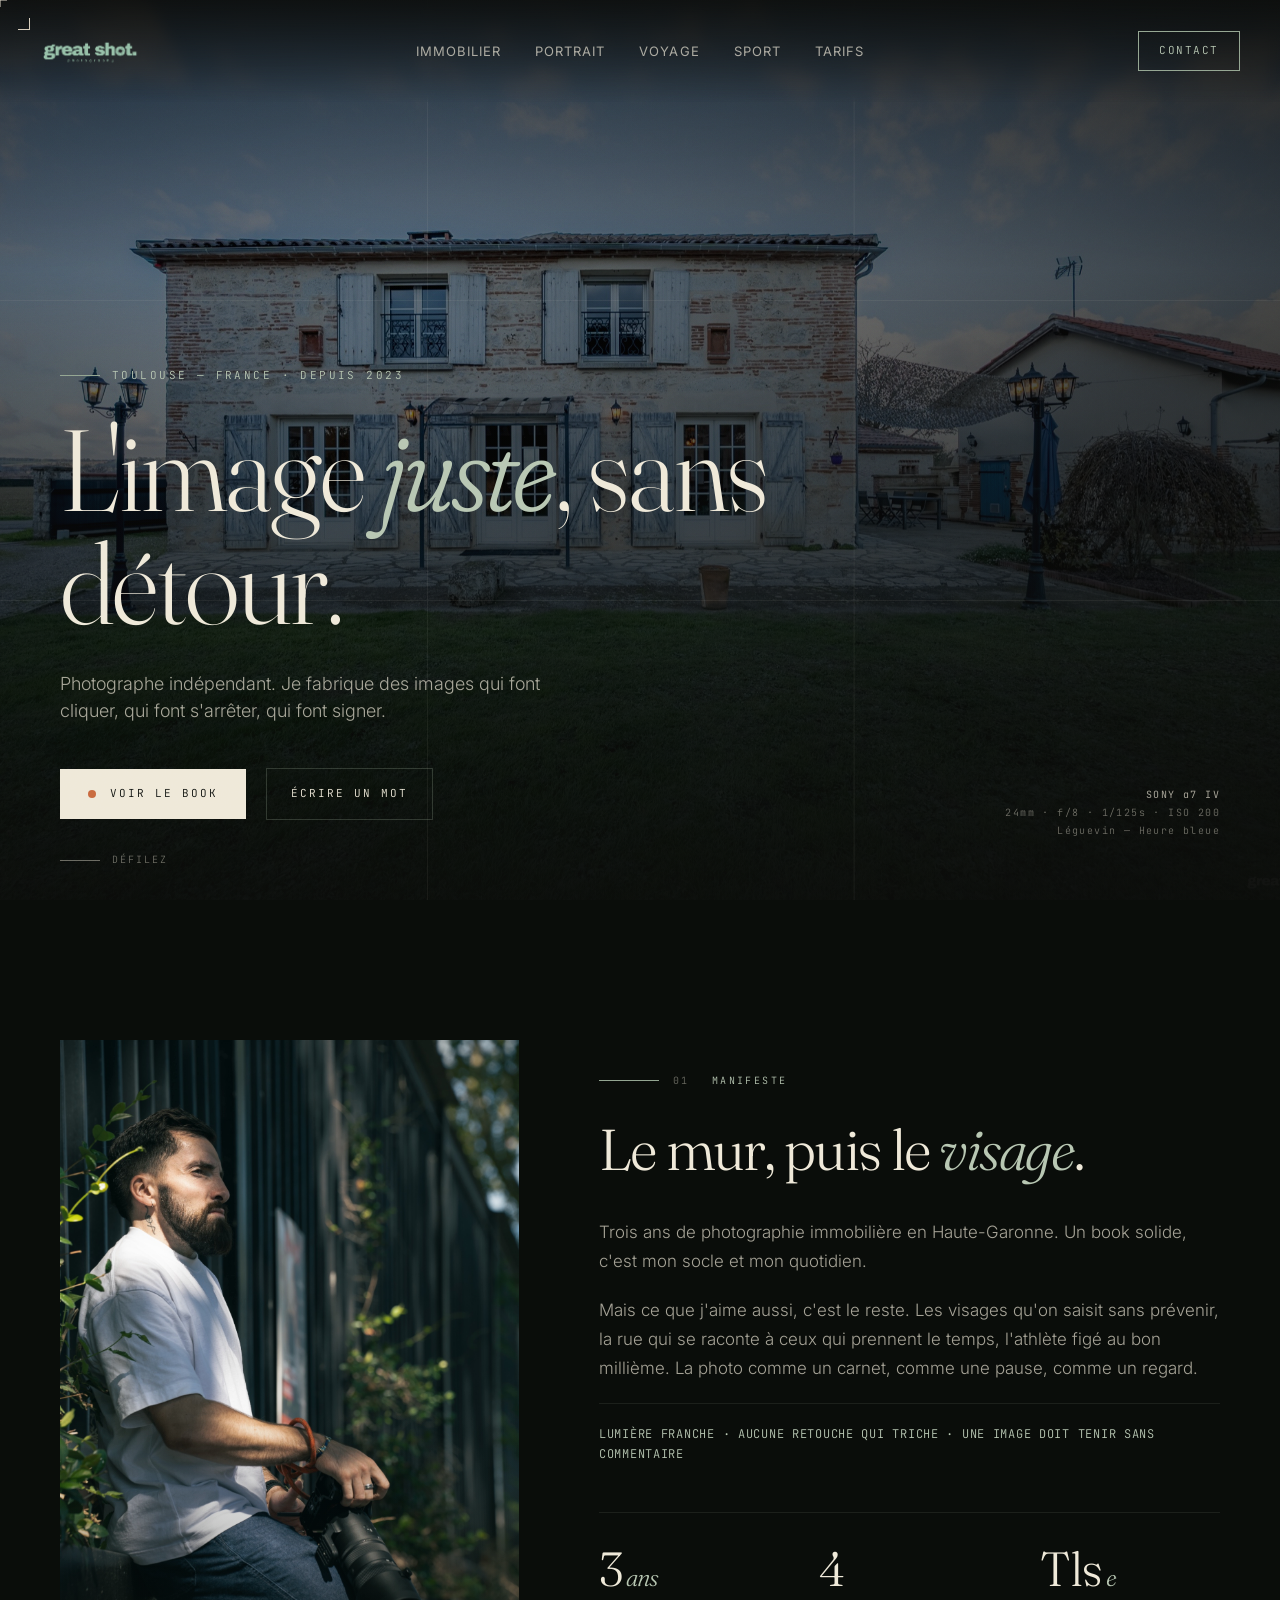
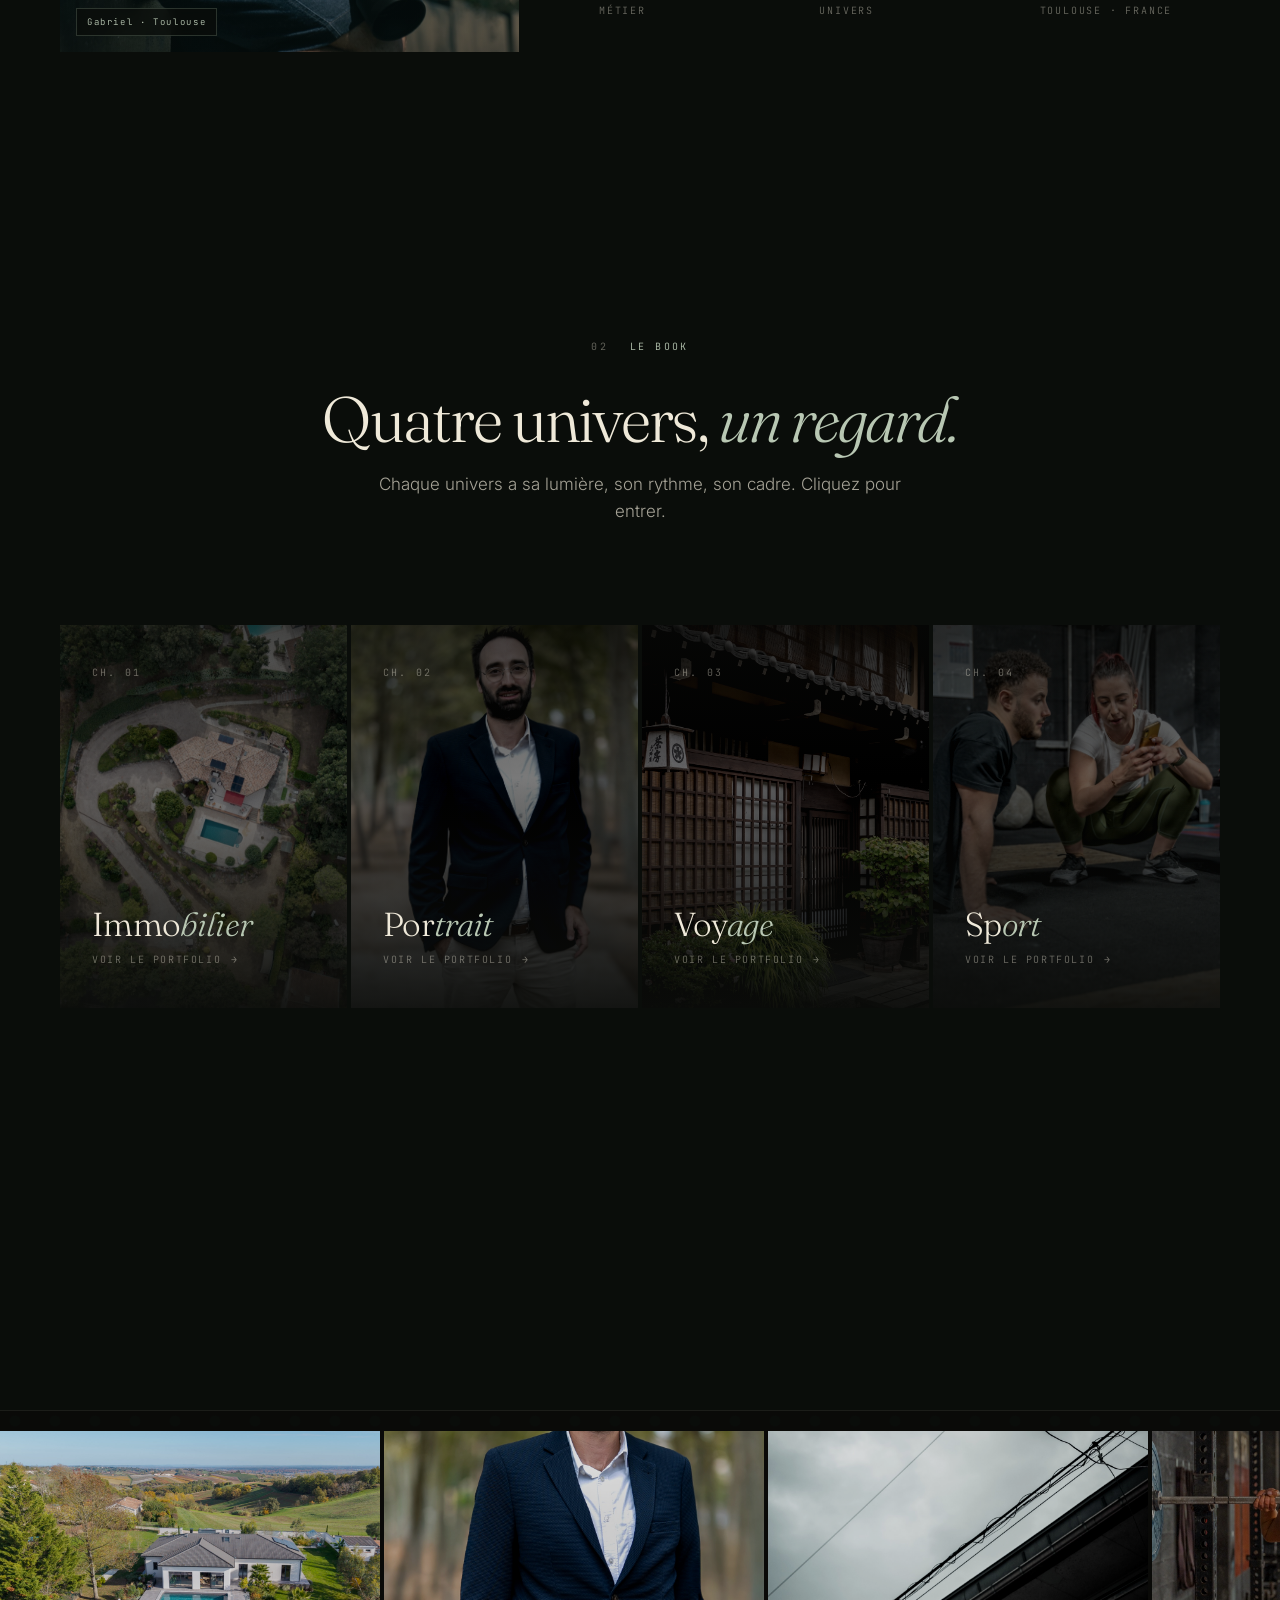
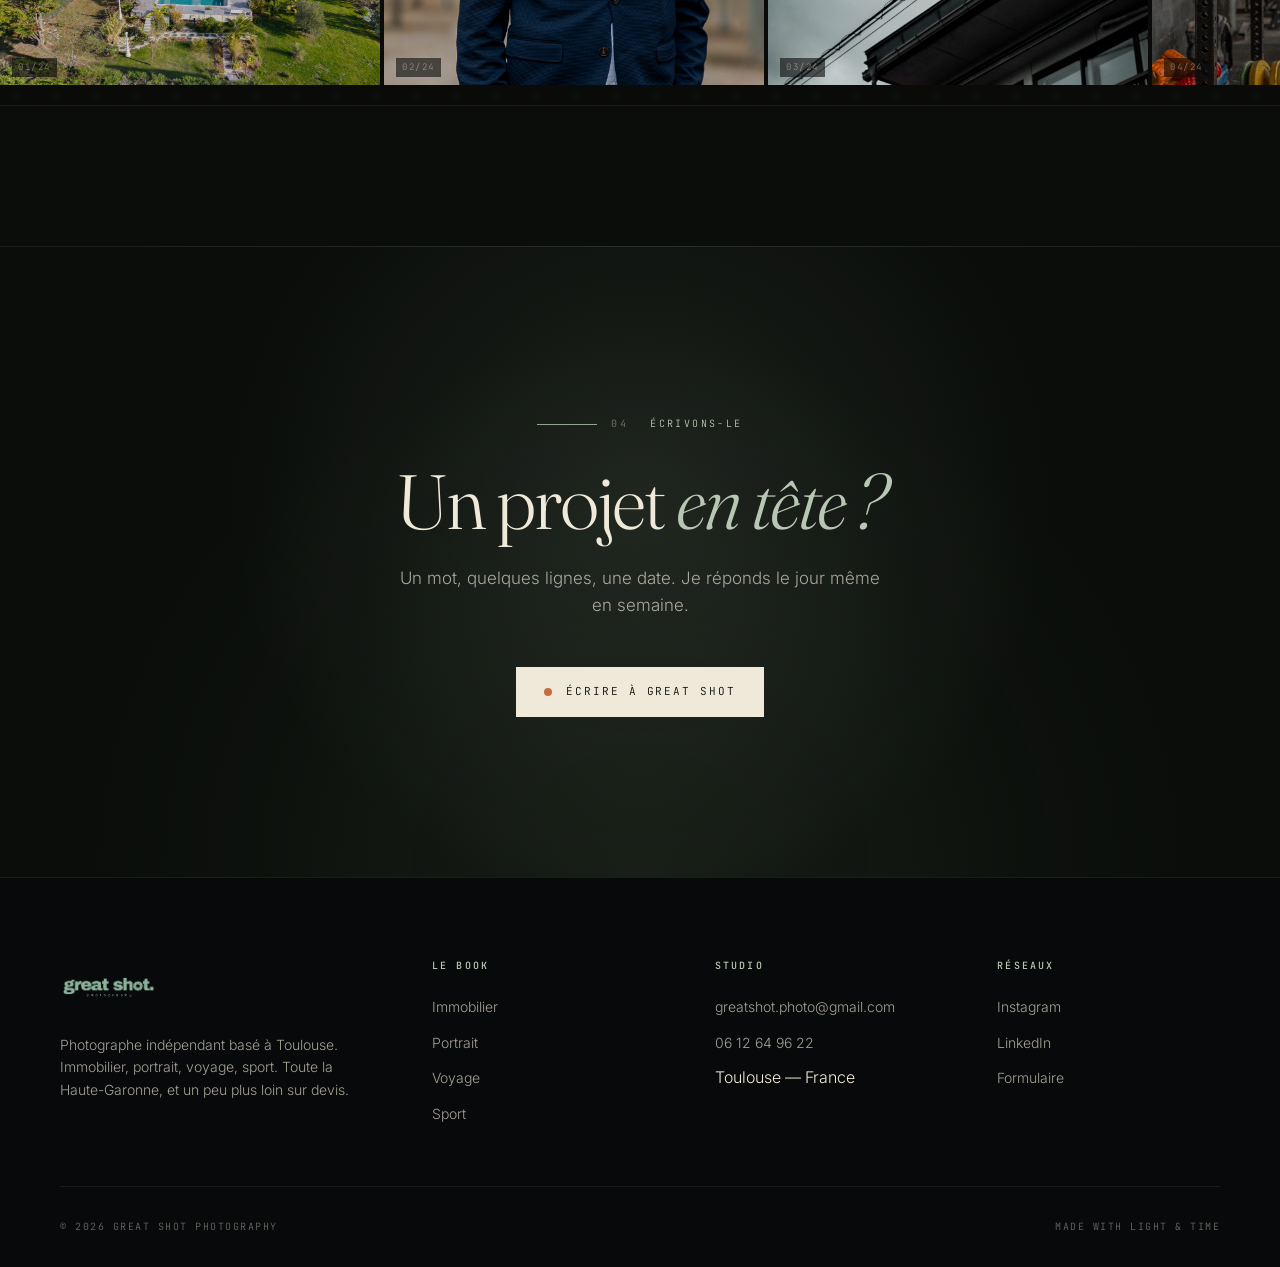
<file: index.html>
<!DOCTYPE html>
<html lang="fr">
<head>
<meta charset="utf-8">
<meta name="viewport" content="width=device-width, initial-scale=1">
<title>Great Shot — Photographe à Toulouse | Immobilier, Portrait, Voyage, Sport</title>
<meta name="description" content="Great Shot Photography. Photographe basé à Toulouse. Immobilier, portrait, voyage, sport. Regard direct, lumière juste, livraison rapide.">
<meta name="theme-color" content="#0b0c0a">
<link rel="preconnect" href="https://fonts.googleapis.com">
<link rel="preconnect" href="https://fonts.gstatic.com" crossorigin>
<link rel="stylesheet" href="style.css">
</head>
<body>

<!-- LOADER OBTURATEUR -->
<div id="iris-loader" class="iris-loader">
  <div class="iris-blade top"></div>
  <div class="iris-blade bottom"></div>
  <div class="iris-logo">
    <img src="assets/logo/logo-sauge.png" alt="Great Shot">
    <span class="tick">REC · 24 fps</span>
  </div>
</div>

<!-- NAV -->
<header class="nav">
  <a href="index.html" class="nav-logo" aria-label="Great Shot Photography — Accueil">
    <img src="assets/logo/logo-sauge.png" alt="Great Shot Photography">
  </a>
  <nav>
    <ul class="nav-links">
      <li><a href="immobilier.html">Immobilier</a></li>
      <li><a href="portrait.html">Portrait</a></li>
      <li><a href="voyage.html">Voyage</a></li>
      <li><a href="sport.html">Sport</a></li>
      <li><a href="tarifs.html">Tarifs</a></li>
    </ul>
  </nav>
  <a href="contact.html" class="nav-cta">Contact</a>
  <button class="nav-toggle" aria-label="Menu"><span></span><span></span></button>
</header>

<div class="mobile-menu">
  <a href="immobilier.html">Immobilier</a>
  <a href="portrait.html">Portrait</a>
  <a href="voyage.html">Voyage</a>
  <a href="sport.html">Sport</a>
  <a href="tarifs.html">Tarifs</a>
  <a href="contact.html"><em>Contact</em></a>
</div>

<!-- HERO -->
<section class="hero">
  <div class="hero-photo">
    <img src="assets/portfolio/hero/hero-immo.jpg" alt="Façade à l'heure bleue — Toulouse">
  </div>
  <div class="hero-rule"></div>

  <div class="hero-content">
    <span class="hero-eyebrow">Toulouse — France · Depuis 2023</span>
    <h1 class="hero-title">L'image <em>juste</em>, sans détour.</h1>
    <p class="hero-tagline">Photographe indépendant. Je fabrique des images qui font cliquer, qui font s'arrêter, qui font signer.</p>
    <div class="hero-actions">
      <a href="#chapters" class="btn-shutter"><span class="dot"></span><span>Voir le book</span></a>
      <a href="contact.html" class="btn-ghost"><span>Écrire un mot</span></a>
    </div>
  </div>

  <div class="exif-tag">
    <span class="exif-line"><strong>SONY α7 IV</strong></span>
    <span class="exif-line">24mm · f/8 · 1/125s · ISO 200</span>
    <span class="exif-line">Léguevin — Heure bleue</span>
  </div>

  <div class="hero-scroll"><span>Défilez</span></div>
</section>

<!-- MANIFESTE -->
<section class="section" id="manifest">
  <div class="manifest reveal">

    <div class="manifest-photo">
      <img src="assets/portfolio/hero/gaby.jpg" alt="Gabriel — Great Shot Photography" />
      <div class="manifest-photo-tag">Gabriel · Toulouse</div>
    </div>

    <div class="manifest-body-wrap">
      <span class="section-label"><span class="num">01</span> Manifeste</span>
      <h2 class="manifest-title">Le mur, puis le <em>visage</em>.</h2>
      <div class="manifest-body">
        <p>Trois ans de photographie immobilière en Haute-Garonne. Un book solide, c'est mon socle et mon quotidien.</p>
        <p>Mais ce que j'aime aussi, c'est le reste. Les visages qu'on saisit sans prévenir, la rue qui se raconte à ceux qui prennent le temps, l'athlète figé au bon millième. La photo comme un carnet, comme une pause, comme un regard.</p>
        <p>Lumière franche · aucune retouche qui triche · une image doit tenir sans commentaire</p>
      </div>

      <div class="stats-strip">
        <div>
          <div class="stat-num">3<em>ans</em></div>
          <div class="stat-label">Métier</div>
        </div>
        <div>
          <div class="stat-num">4</div>
          <div class="stat-label">Univers</div>
        </div>
        <div>
          <div class="stat-num">Tls<em>e</em></div>
          <div class="stat-label">Toulouse · France</div>
        </div>
      </div>
    </div>

  </div>
</section>

<!-- LES 4 UNIVERS -->
<section class="section" id="chapters">
  <div class="chapters-intro reveal">
    <span class="section-label"><span class="num">02</span> Le book</span>
    <h2>Quatre univers, <em>un regard.</em></h2>
    <p>Chaque univers a sa lumière, son rythme, son cadre. Cliquez pour entrer.</p>
  </div>

  <div class="chapters reveal">
    <a href="immobilier.html" class="chapter">
      <div class="chapter-photo">
        <img src="assets/portfolio/immobilier/01.jpg" alt="Immobilier">
      </div>
      <div class="chapter-overlay">
        <span class="chapter-num">CH. 01</span>
        <div>
          <h3 class="chapter-name">Immo<em>bilier</em></h3>
          <span class="chapter-caption">Voir le portfolio</span>
        </div>
      </div>
    </a>

    <a href="portrait.html" class="chapter">
      <div class="chapter-photo">
        <img src="assets/portfolio/portrait/01.jpg" alt="Portrait">
      </div>
      <div class="chapter-overlay">
        <span class="chapter-num">CH. 02</span>
        <div>
          <h3 class="chapter-name">Por<em>trait</em></h3>
          <span class="chapter-caption">Voir le portfolio</span>
        </div>
      </div>
    </a>

    <a href="voyage.html" class="chapter">
      <div class="chapter-photo">
        <img src="assets/portfolio/voyage/01_japon.jpg" alt="Voyage">
      </div>
      <div class="chapter-overlay">
        <span class="chapter-num">CH. 03</span>
        <div>
          <h3 class="chapter-name">Voy<em>age</em></h3>
          <span class="chapter-caption">Voir le portfolio</span>
        </div>
      </div>
    </a>

    <a href="sport.html" class="chapter">
      <div class="chapter-photo">
        <img src="assets/portfolio/sport/01.jpg" alt="Sport">
      </div>
      <div class="chapter-overlay">
        <span class="chapter-num">CH. 04</span>
        <div>
          <h3 class="chapter-name">Sp<em>ort</em></h3>
          <span class="chapter-caption">Voir le portfolio</span>
        </div>
      </div>
    </a>
  </div>
</section>

<!-- PELLICULE 35MM -->
<section class="filmstrip-section">
  <div class="section" style="padding-top: 0; padding-bottom: 60px;">
    <div class="reveal" style="max-width: 620px;">
      <span class="section-label"><span class="num">03</span> Contact print</span>
      <h2 style="font-family: var(--serif); font-weight: 300; font-size: clamp(2rem, 3.5vw, 3rem); color: var(--paper); line-height: 1;">Une <em style="font-style: italic; color: var(--sauge-glow);">planche contact</em> à parcourir.</h2>
    </div>
  </div>

  <div class="filmstrip">
    <div class="filmstrip-track">
      <div class="filmstrip-frame" data-num="01/24"><img src="assets/portfolio/immobilier/02.jpg" alt=""></div>
      <div class="filmstrip-frame" data-num="02/24"><img src="assets/portfolio/portrait/02.jpg" alt=""></div>
      <div class="filmstrip-frame" data-num="03/24"><img src="assets/portfolio/voyage/02_japon.jpg" alt=""></div>
      <div class="filmstrip-frame" data-num="04/24"><img src="assets/portfolio/sport/02.jpg" alt=""></div>
      <div class="filmstrip-frame" data-num="05/24"><img src="assets/portfolio/immobilier/12.jpg" alt=""></div>
      <div class="filmstrip-frame" data-num="06/24"><img src="assets/portfolio/portrait/05.jpg" alt=""></div>
      <div class="filmstrip-frame" data-num="07/24"><img src="assets/portfolio/voyage/04_nyc.jpg" alt=""></div>
      <div class="filmstrip-frame" data-num="08/24"><img src="assets/portfolio/sport/05.jpg" alt=""></div>
      <div class="filmstrip-frame" data-num="09/24"><img src="assets/portfolio/immobilier/06.jpg" alt=""></div>
      <div class="filmstrip-frame" data-num="10/24"><img src="assets/portfolio/portrait/09.jpg" alt=""></div>
      <div class="filmstrip-frame" data-num="11/24"><img src="assets/portfolio/voyage/06_paris.jpg" alt=""></div>
      <div class="filmstrip-frame" data-num="12/24"><img src="assets/portfolio/sport/09.jpg" alt=""></div>
      <!-- Duplication pour boucle infinie -->
      <div class="filmstrip-frame" data-num="13/24"><img src="assets/portfolio/immobilier/02.jpg" alt=""></div>
      <div class="filmstrip-frame" data-num="14/24"><img src="assets/portfolio/portrait/02.jpg" alt=""></div>
      <div class="filmstrip-frame" data-num="15/24"><img src="assets/portfolio/voyage/02_japon.jpg" alt=""></div>
      <div class="filmstrip-frame" data-num="16/24"><img src="assets/portfolio/sport/02.jpg" alt=""></div>
      <div class="filmstrip-frame" data-num="17/24"><img src="assets/portfolio/immobilier/12.jpg" alt=""></div>
      <div class="filmstrip-frame" data-num="18/24"><img src="assets/portfolio/portrait/05.jpg" alt=""></div>
      <div class="filmstrip-frame" data-num="19/24"><img src="assets/portfolio/voyage/04_nyc.jpg" alt=""></div>
      <div class="filmstrip-frame" data-num="20/24"><img src="assets/portfolio/sport/05.jpg" alt=""></div>
      <div class="filmstrip-frame" data-num="21/24"><img src="assets/portfolio/immobilier/06.jpg" alt=""></div>
      <div class="filmstrip-frame" data-num="22/24"><img src="assets/portfolio/portrait/09.jpg" alt=""></div>
      <div class="filmstrip-frame" data-num="23/24"><img src="assets/portfolio/voyage/06_paris.jpg" alt=""></div>
      <div class="filmstrip-frame" data-num="24/24"><img src="assets/portfolio/sport/09.jpg" alt=""></div>
    </div>
  </div>
</section>

<!-- CTA FINAL -->
<section class="cta-final">
  <span class="section-label" style="justify-content: center;"><span class="num">04</span> Écrivons-le</span>
  <h2>Un projet <em>en tête ?</em></h2>
  <p>Un mot, quelques lignes, une date. Je réponds le jour même en semaine.</p>
  <a href="contact.html" class="btn-shutter"><span class="dot"></span><span>Écrire à Great Shot</span></a>
</section>

<!-- FOOTER -->
<footer class="footer">
  <div class="footer-grid">
    <div class="footer-brand">
      <img src="assets/logo/logo-sauge.png" alt="Great Shot">
      <p>Photographe indépendant basé à Toulouse. Immobilier, portrait, voyage, sport. Toute la Haute-Garonne, et un peu plus loin sur devis.</p>
    </div>
    <div>
      <h4>Le book</h4>
      <ul>
        <li><a href="immobilier.html">Immobilier</a></li>
        <li><a href="portrait.html">Portrait</a></li>
        <li><a href="voyage.html">Voyage</a></li>
        <li><a href="sport.html">Sport</a></li>
      </ul>
    </div>
    <div>
      <h4>Studio</h4>
      <ul>
        <li><a href="mailto:greatshot.photo@gmail.com">greatshot.photo@gmail.com</a></li>
        <li><a href="tel:+33612649622">06 12 64 96 22</a></li>
        <li>Toulouse — France</li>
      </ul>
    </div>
    <div>
      <h4>Réseaux</h4>
      <ul>
        <li><a href="https://instagram.com/greatshot.photography" target="_blank" rel="noopener">Instagram</a></li>
        <li><a href="https://www.linkedin.com" target="_blank" rel="noopener">LinkedIn</a></li>
        <li><a href="contact.html">Formulaire</a></li>
      </ul>
    </div>
  </div>
  <div class="footer-bottom">
    <span>© 2026 Great Shot Photography</span>
    <span>Made with light &amp; time</span>
  </div>
</footer>

<script src="script.js"></script>
</body>
</html>
</file>
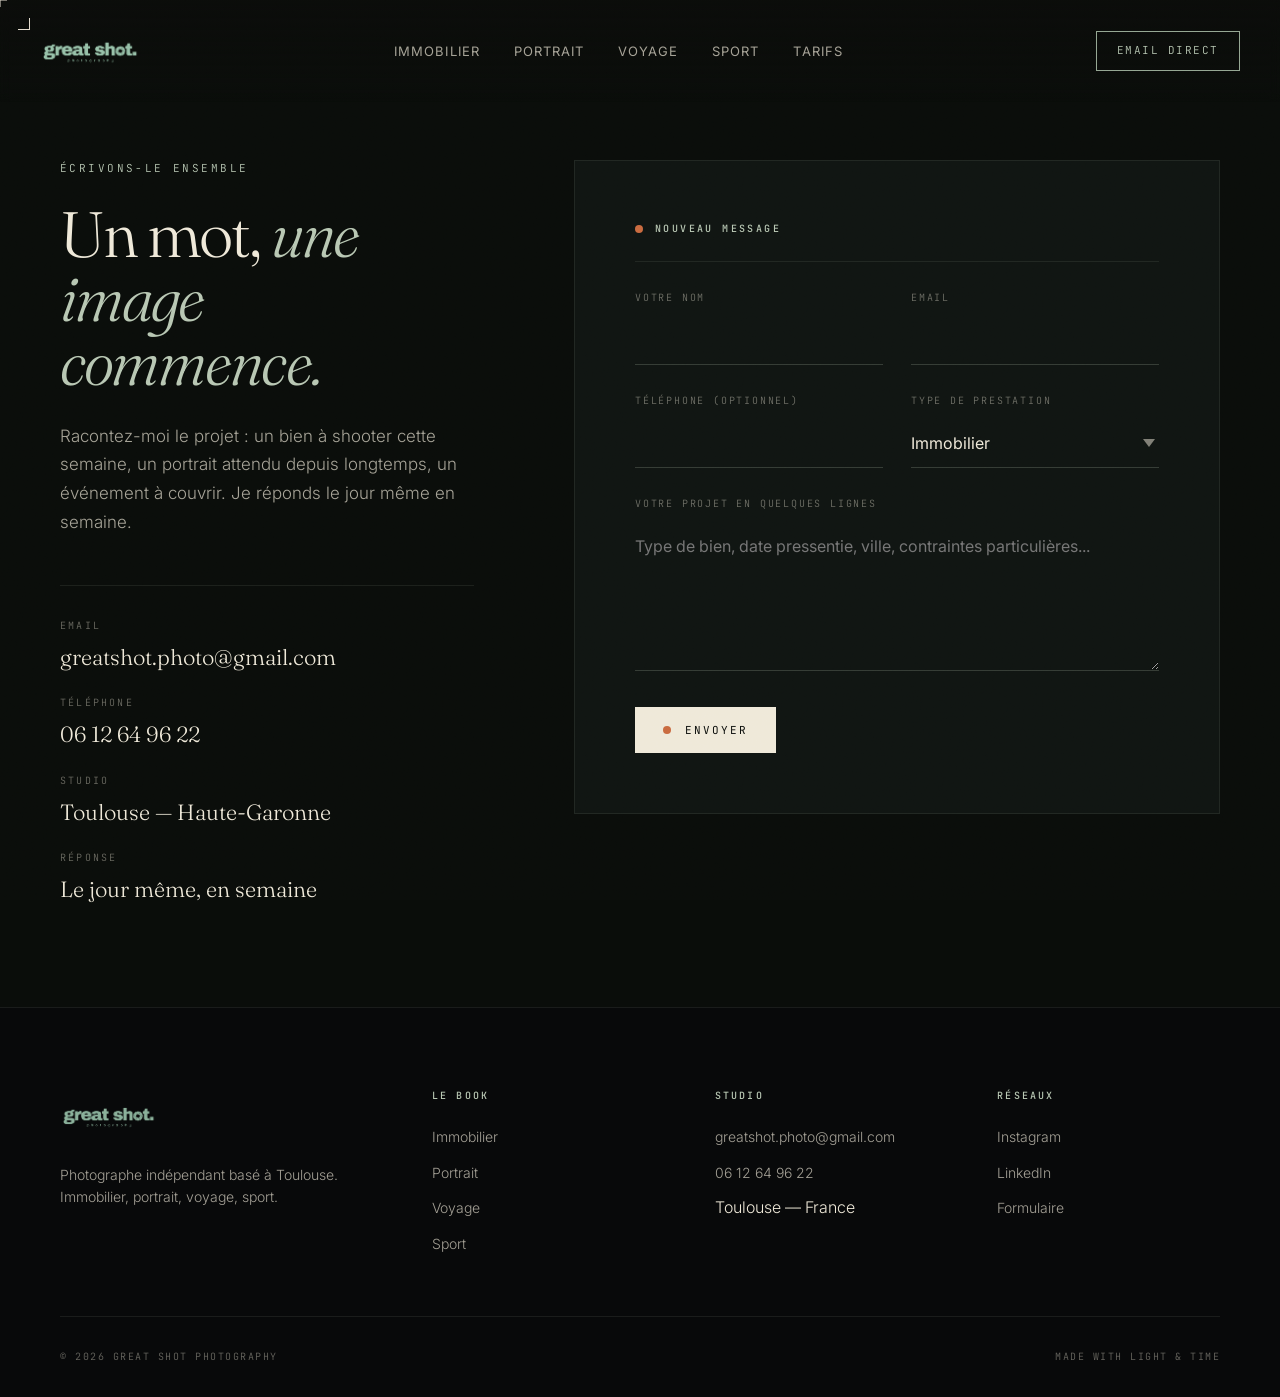
<file: contact.html>
<!DOCTYPE html>
<html lang="fr">
<head>
<meta charset="utf-8">
<meta name="viewport" content="width=device-width, initial-scale=1">
<title>Contact — Great Shot Photography · Toulouse</title>
<meta name="description" content="Contact Great Shot Photography. Toulouse. Email, téléphone, formulaire.">
<meta name="theme-color" content="#0b0c0a">
<link rel="preconnect" href="https://fonts.googleapis.com">
<link rel="preconnect" href="https://fonts.gstatic.com" crossorigin>
<link rel="stylesheet" href="style.css">
</head>
<body>

<div id="iris-loader" class="iris-loader">
  <div class="iris-blade top"></div>
  <div class="iris-blade bottom"></div>
  <div class="iris-logo">
    <img src="assets/logo/logo-sauge.png" alt="Great Shot">
    <span class="tick">CONTACT</span>
  </div>
</div>

<header class="nav">
  <a href="index.html" class="nav-logo" aria-label="Great Shot Photography — Accueil">
    <img src="assets/logo/logo-sauge.png" alt="Great Shot Photography">
  </a>
  <nav>
    <ul class="nav-links">
      <li><a href="immobilier.html">Immobilier</a></li>
      <li><a href="portrait.html">Portrait</a></li>
      <li><a href="voyage.html">Voyage</a></li>
      <li><a href="sport.html">Sport</a></li>
      <li><a href="tarifs.html">Tarifs</a></li>
    </ul>
  </nav>
  <a href="mailto:greatshot.photo@gmail.com" class="nav-cta">Email direct</a>
  <button class="nav-toggle" aria-label="Menu"><span></span><span></span></button>
</header>

<div class="mobile-menu">
  <a href="immobilier.html">Immobilier</a>
  <a href="portrait.html">Portrait</a>
  <a href="voyage.html">Voyage</a>
  <a href="sport.html">Sport</a>
  <a href="tarifs.html">Tarifs</a>
  <a href="contact.html"><em>Contact</em></a>
</div>

<main class="contact-page">
  <div class="contact-intro reveal">
    <div class="page-header-num" style="margin-bottom: 24px;">Écrivons-le ensemble</div>
    <h1>Un mot, <em>une image commence.</em></h1>
    <p>Racontez-moi le projet : un bien à shooter cette semaine, un portrait attendu depuis longtemps, un événement à couvrir. Je réponds le jour même en semaine.</p>

    <div class="contact-details">
      <div class="contact-detail">
        <span class="contact-detail-label">Email</span>
        <span class="contact-detail-value"><a href="mailto:greatshot.photo@gmail.com">greatshot.photo@gmail.com</a></span>
      </div>
      <div class="contact-detail">
        <span class="contact-detail-label">Téléphone</span>
        <span class="contact-detail-value"><a href="tel:+33612649622">06 12 64 96 22</a></span>
      </div>
      <div class="contact-detail">
        <span class="contact-detail-label">Studio</span>
        <span class="contact-detail-value">Toulouse — Haute-Garonne</span>
      </div>
      <div class="contact-detail">
        <span class="contact-detail-label">Réponse</span>
        <span class="contact-detail-value">Le jour même, en semaine</span>
      </div>
    </div>
  </div>

  <form class="contact-form reveal" id="contact-form" novalidate>
    <h3>Nouveau message</h3>

    <div class="field">
      <label for="nom">Votre nom</label>
      <input type="text" id="nom" name="nom" required autocomplete="name">
    </div>
    <div class="field">
      <label for="email">Email</label>
      <input type="email" id="email" name="email" required autocomplete="email">
    </div>
    <div class="field">
      <label for="tel">Téléphone (optionnel)</label>
      <input type="tel" id="tel" name="tel" autocomplete="tel">
    </div>
    <div class="field">
      <label for="prestation">Type de prestation</label>
      <select id="prestation" name="prestation">
        <option>Immobilier</option>
        <option>Immobilier sur devis</option>
        <option>Portrait</option>
        <option>Voyage</option>
        <option>Sport</option>
        <option>Événementiel / Corporate</option>
        <option>Autre projet</option>
      </select>
    </div>
    <div class="field full">
      <label for="message">Votre projet en quelques lignes</label>
      <textarea id="message" name="message" rows="6" required placeholder="Type de bien, date pressentie, ville, contraintes particulières..."></textarea>
    </div>

    <div class="form-actions">
      <button type="submit" class="btn-shutter"><span class="dot"></span><span>Envoyer</span></button>
      <span class="form-status" id="form-status"></span>
    </div>
  </form>
</main>

<footer class="footer">
  <div class="footer-grid">
    <div class="footer-brand">
      <img src="assets/logo/logo-sauge.png" alt="Great Shot">
      <p>Photographe indépendant basé à Toulouse. Immobilier, portrait, voyage, sport.</p>
    </div>
    <div>
      <h4>Le book</h4>
      <ul>
        <li><a href="immobilier.html">Immobilier</a></li>
        <li><a href="portrait.html">Portrait</a></li>
        <li><a href="voyage.html">Voyage</a></li>
        <li><a href="sport.html">Sport</a></li>
      </ul>
    </div>
    <div>
      <h4>Studio</h4>
      <ul>
        <li><a href="mailto:greatshot.photo@gmail.com">greatshot.photo@gmail.com</a></li>
        <li><a href="tel:+33612649622">06 12 64 96 22</a></li>
        <li>Toulouse — France</li>
      </ul>
    </div>
    <div>
      <h4>Réseaux</h4>
      <ul>
        <li><a href="https://instagram.com/greatshot.photography" target="_blank" rel="noopener">Instagram</a></li>
        <li><a href="https://www.linkedin.com" target="_blank" rel="noopener">LinkedIn</a></li>
        <li><a href="contact.html">Formulaire</a></li>
      </ul>
    </div>
  </div>
  <div class="footer-bottom">
    <span>© 2026 Great Shot Photography</span>
    <span>Made with light &amp; time</span>
  </div>
</footer>

<script src="script.js"></script>
</body>
</html>
</file>
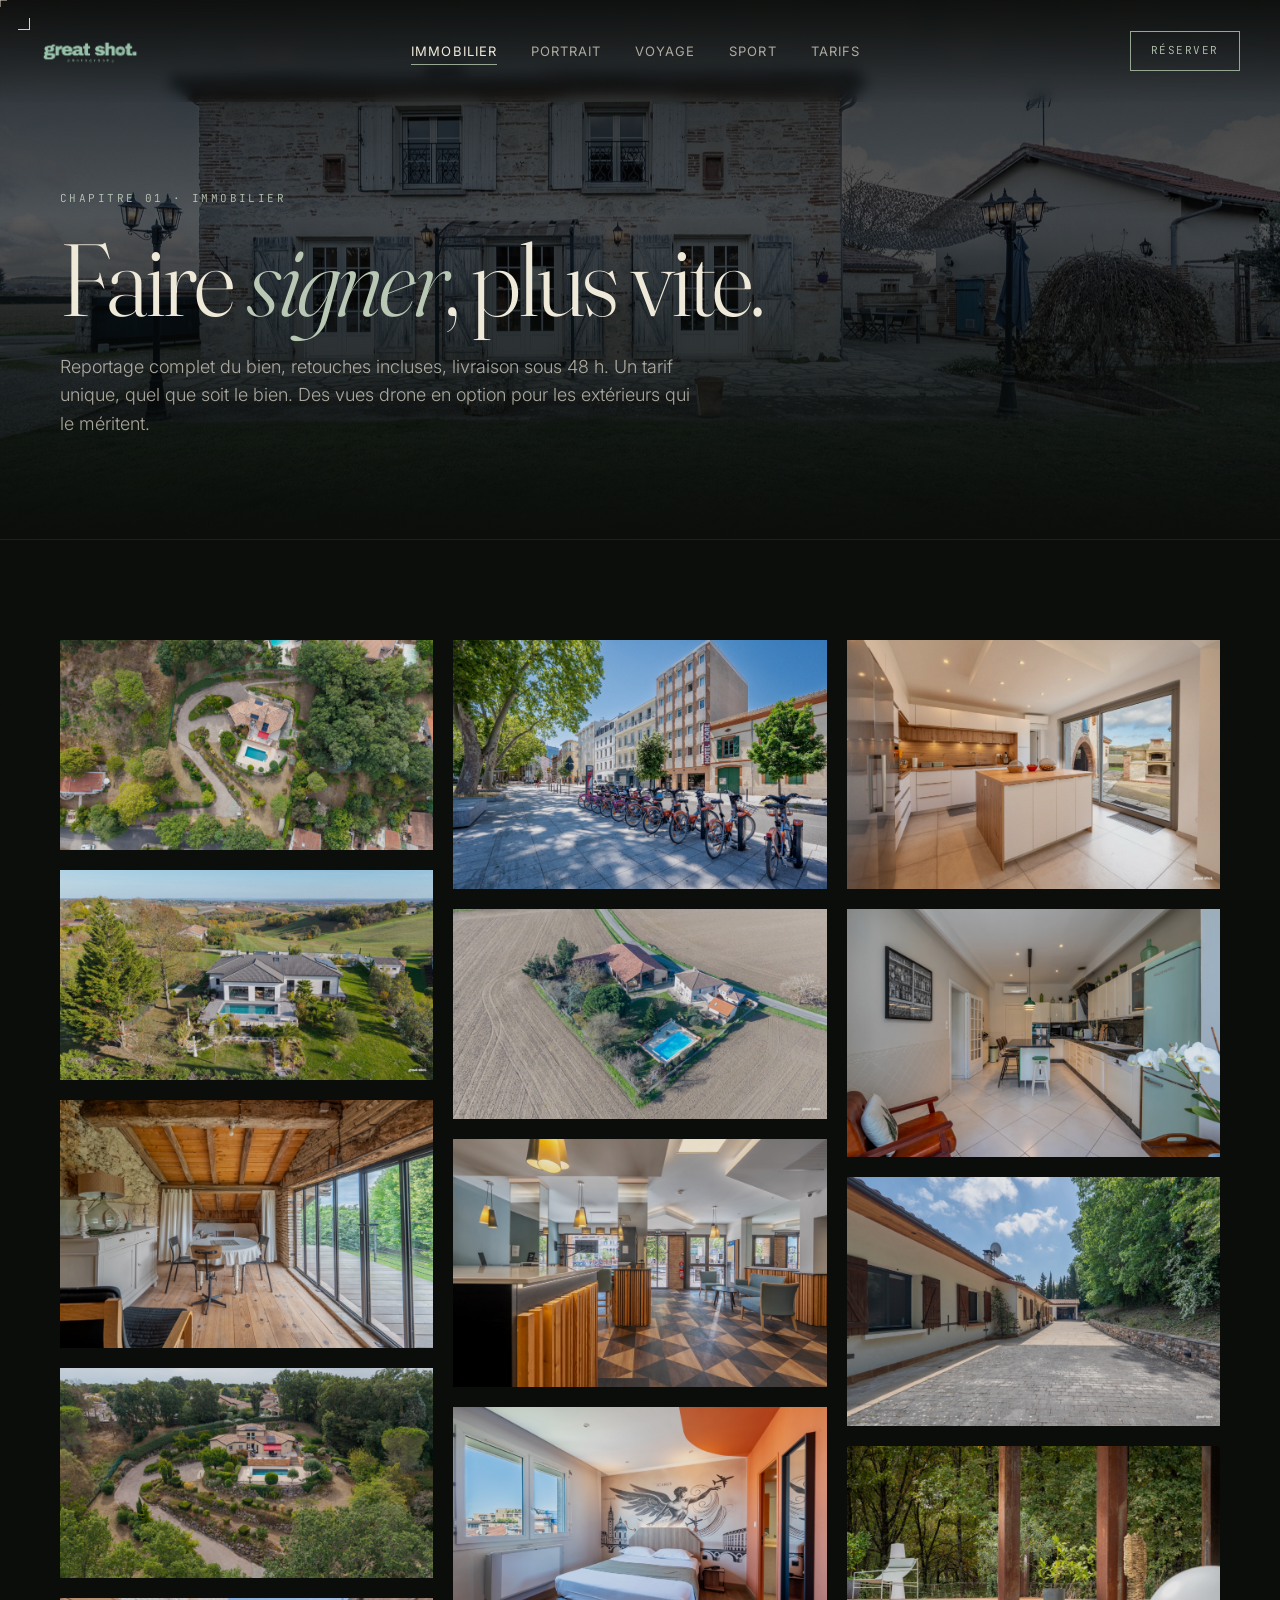
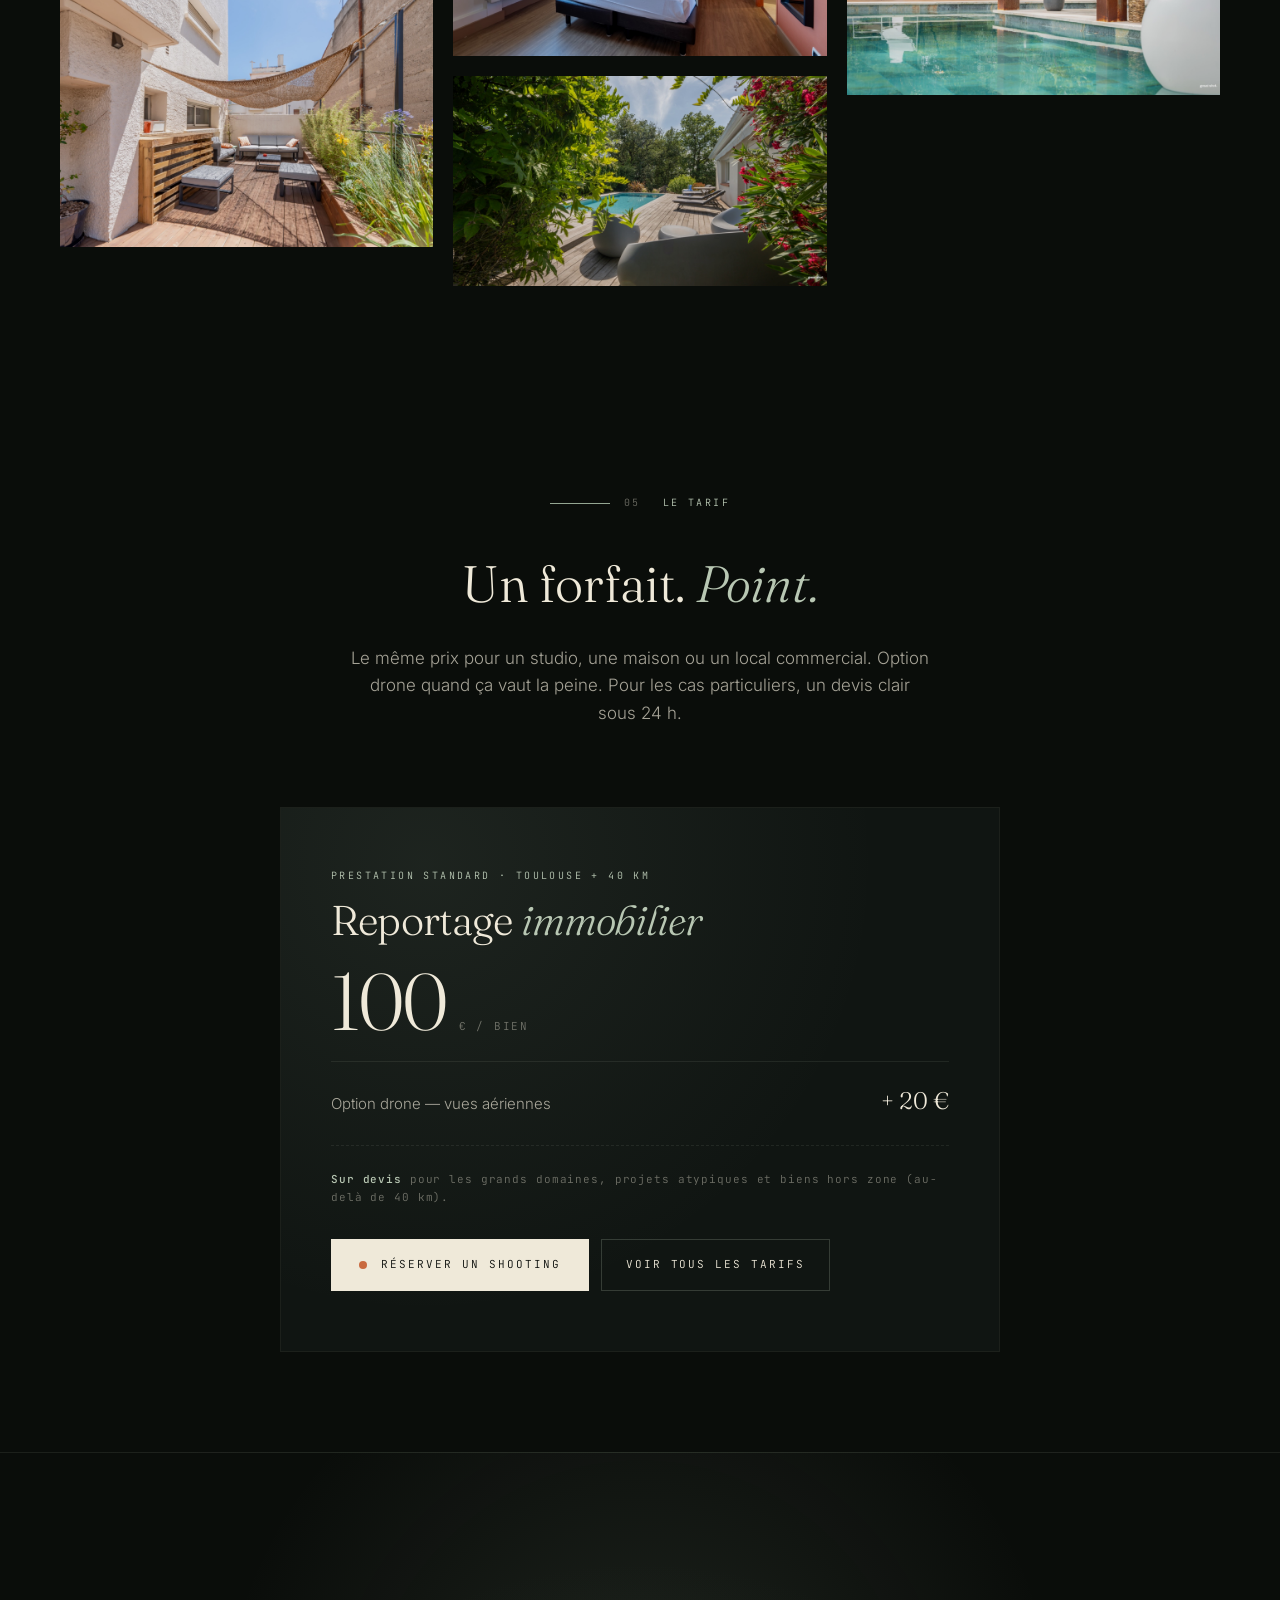
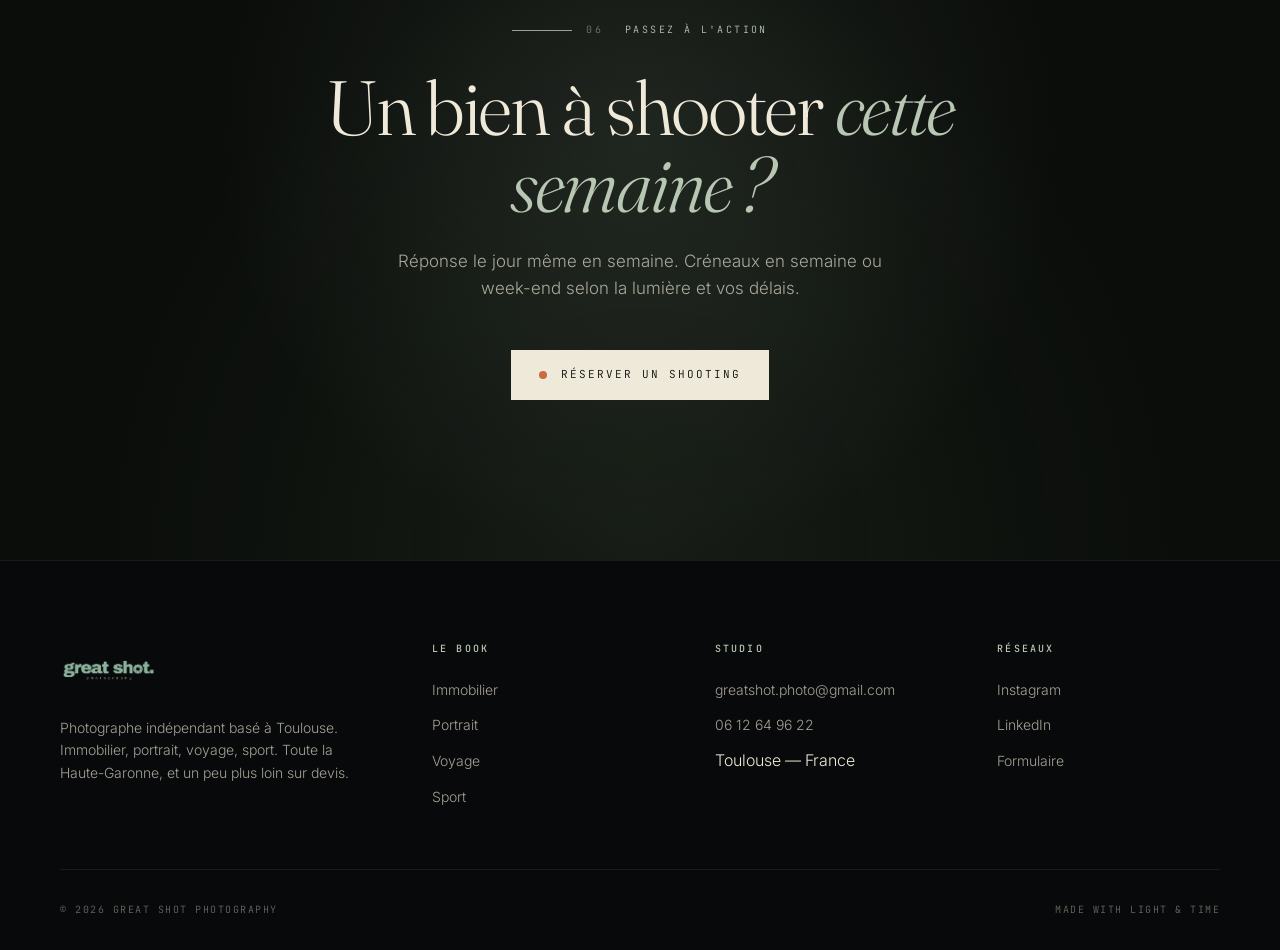
<file: immobilier.html>
<!DOCTYPE html>
<html lang="fr">
<head>
<meta charset="utf-8">
<meta name="viewport" content="width=device-width, initial-scale=1">
<title>Immobilier — Great Shot Photography · Toulouse</title>
<meta name="description" content="Photographie immobilière à Toulouse et Haute-Garonne. Tarif unique 100 €, option drone +20 €. Livraison 48 h. Grands domaines et hors zone sur devis.">
<meta name="theme-color" content="#0b0c0a">
<link rel="preconnect" href="https://fonts.googleapis.com">
<link rel="preconnect" href="https://fonts.gstatic.com" crossorigin>
<link rel="stylesheet" href="style.css">
</head>
<body>

<div id="iris-loader" class="iris-loader">
  <div class="iris-blade top"></div>
  <div class="iris-blade bottom"></div>
  <div class="iris-logo">
    <img src="assets/logo/logo-sauge.png" alt="Great Shot">
    <span class="tick">CH. 01 · IMMOBILIER</span>
  </div>
</div>

<header class="nav">
  <a href="index.html" class="nav-logo" aria-label="Great Shot Photography — Accueil">
    <img src="assets/logo/logo-sauge.png" alt="Great Shot Photography">
  </a>
  <nav>
    <ul class="nav-links">
      <li><a href="immobilier.html" class="active">Immobilier</a></li>
      <li><a href="portrait.html">Portrait</a></li>
      <li><a href="voyage.html">Voyage</a></li>
      <li><a href="sport.html">Sport</a></li>
      <li><a href="tarifs.html">Tarifs</a></li>
    </ul>
  </nav>
  <a href="contact.html?prestation=Immobilier" class="nav-cta">Réserver</a>
  <button class="nav-toggle" aria-label="Menu"><span></span><span></span></button>
</header>

<div class="mobile-menu">
  <a href="immobilier.html"><em>Immobilier</em></a>
  <a href="portrait.html">Portrait</a>
  <a href="voyage.html">Voyage</a>
  <a href="sport.html">Sport</a>
  <a href="tarifs.html">Tarifs</a>
  <a href="contact.html">Contact</a>
</div>

<!-- PAGE HEADER -->
<section class="page-header" style="--page-bg: url('assets/portfolio/hero/hero-immo.jpg');">
  <div class="page-header-content">
    <div class="page-header-num">Chapitre 01 · Immobilier</div>
    <h1>Faire <em>signer</em>, plus vite.</h1>
    <p class="lede">Reportage complet du bien, retouches incluses, livraison sous 48 h. Un tarif unique, quel que soit le bien. Des vues drone en option pour les extérieurs qui le méritent.</p>
  </div>
</section>

<!-- MASONRY GALLERY -->
<div class="masonry reveal">
  <div class="masonry-item">
    <img src="assets/portfolio/immobilier/01.jpg" alt="Maison — Toulouse">
    <div class="exif-overlay">24mm · f/8 · 1/125s · Toulouse</div>
  </div>
  <div class="masonry-item">
    <img src="assets/portfolio/immobilier/02.jpg" alt="Appartement — Blagnac">
    <div class="exif-overlay">16mm · f/9 · 1/60s · Blagnac</div>
  </div>
  <div class="masonry-item">
    <img src="assets/portfolio/immobilier/12.jpg" alt="Vue drone — Léguevin">
    <div class="exif-overlay">Drone · Zenmuse · Léguevin</div>
  </div>
  <div class="masonry-item">
    <img src="assets/portfolio/immobilier/03.jpg" alt="Salon lumineux">
    <div class="exif-overlay">18mm · f/8 · 1/100s · Salon</div>
  </div>
  <div class="masonry-item">
    <img src="assets/portfolio/immobilier/04.jpg" alt="Cuisine ouverte">
    <div class="exif-overlay">17mm · f/8 · 1/80s · Cuisine</div>
  </div>
  <div class="masonry-item">
    <img src="assets/portfolio/immobilier/05.jpg" alt="Chambre">
    <div class="exif-overlay">20mm · f/8 · 1/100s · Chambre</div>
  </div>
  <div class="masonry-item">
    <img src="assets/portfolio/immobilier/13.jpg" alt="Vue drone — hiver">
    <div class="exif-overlay">Drone · 24mm eq · Hiver</div>
  </div>
  <div class="masonry-item">
    <img src="assets/portfolio/immobilier/06.jpg" alt="Salle de bain">
    <div class="exif-overlay">16mm · f/8 · 1/60s · SDB</div>
  </div>
  <div class="masonry-item">
    <img src="assets/portfolio/immobilier/07.jpg" alt="Terrasse">
    <div class="exif-overlay">18mm · f/9 · 1/200s · Extérieur</div>
  </div>
  <div class="masonry-item">
    <img src="assets/portfolio/immobilier/14.jpg" alt="Drone — vue aérienne">
    <div class="exif-overlay">Drone · Zenith · Vue aérienne</div>
  </div>
  <div class="masonry-item">
    <img src="assets/portfolio/immobilier/08.jpg" alt="Séjour">
    <div class="exif-overlay">17mm · f/8 · 1/80s · Séjour</div>
  </div>
  <div class="masonry-item">
    <img src="assets/portfolio/immobilier/09.jpg" alt="Détail architectural">
    <div class="exif-overlay">35mm · f/4 · 1/200s · Détail</div>
  </div>
  <div class="masonry-item">
    <img src="assets/portfolio/immobilier/10.jpg" alt="Façade">
    <div class="exif-overlay">24mm · f/9 · 1/250s · Façade</div>
  </div>
  <div class="masonry-item">
    <img src="assets/portfolio/immobilier/11.jpg" alt="Jardin">
    <div class="exif-overlay">20mm · f/11 · 1/160s · Jardin</div>
  </div>
</div>

<!-- TARIF SIMPLE + LIEN VERS PAGE TARIFS -->
<section class="pricing">
  <div class="pricing-header reveal">
    <span class="section-label" style="justify-content: center;"><span class="num">05</span> Le tarif</span>
    <h2>Un forfait. <em>Point.</em></h2>
    <p>Le même prix pour un studio, une maison ou un local commercial. Option drone quand ça vaut la peine. Pour les cas particuliers, un devis clair sous 24 h.</p>
  </div>

  <div class="pricing-grid reveal" style="grid-template-columns: 1fr; max-width: 720px; margin: 0 auto;">
    <div class="price-card featured">
      <div>
        <div class="price-label">Prestation standard · Toulouse + 40 km</div>
        <div class="price-name">Reportage <em>immobilier</em></div>
        <div class="price-amount" style="margin-top: 20px;">
          <span class="num">100</span>
          <span class="unit">€ / bien</span>
        </div>
        <div class="price-option">
          <span class="price-option-label">Option drone — vues aériennes</span>
          <span class="price-option-value">+ 20 €</span>
        </div>
        <div class="price-notes">
          <strong>Sur devis</strong> pour les grands domaines, projets atypiques et biens hors zone (au-delà de 40 km).
        </div>
      </div>
      <div style="display: flex; gap: 12px; margin-top: 32px; flex-wrap: wrap;">
        <a href="contact.html?prestation=Immobilier" class="btn-shutter"><span class="dot"></span><span>Réserver un shooting</span></a>
        <a href="tarifs.html" class="btn-ghost"><span>Voir tous les tarifs</span></a>
      </div>
    </div>
  </div>
</section>

<!-- CTA FINAL -->
<section class="cta-final">
  <span class="section-label" style="justify-content: center;"><span class="num">06</span> Passez à l'action</span>
  <h2>Un bien à shooter <em>cette semaine ?</em></h2>
  <p>Réponse le jour même en semaine. Créneaux en semaine ou week-end selon la lumière et vos délais.</p>
  <a href="contact.html?prestation=Immobilier" class="btn-shutter"><span class="dot"></span><span>Réserver un shooting</span></a>
</section>

<footer class="footer">
  <div class="footer-grid">
    <div class="footer-brand">
      <img src="assets/logo/logo-sauge.png" alt="Great Shot">
      <p>Photographe indépendant basé à Toulouse. Immobilier, portrait, voyage, sport. Toute la Haute-Garonne, et un peu plus loin sur devis.</p>
    </div>
    <div>
      <h4>Le book</h4>
      <ul>
        <li><a href="immobilier.html">Immobilier</a></li>
        <li><a href="portrait.html">Portrait</a></li>
        <li><a href="voyage.html">Voyage</a></li>
        <li><a href="sport.html">Sport</a></li>
      </ul>
    </div>
    <div>
      <h4>Studio</h4>
      <ul>
        <li><a href="mailto:greatshot.photo@gmail.com">greatshot.photo@gmail.com</a></li>
        <li><a href="tel:+33612649622">06 12 64 96 22</a></li>
        <li>Toulouse — France</li>
      </ul>
    </div>
    <div>
      <h4>Réseaux</h4>
      <ul>
        <li><a href="https://instagram.com/greatshot.photography" target="_blank" rel="noopener">Instagram</a></li>
        <li><a href="https://www.linkedin.com" target="_blank" rel="noopener">LinkedIn</a></li>
        <li><a href="contact.html">Formulaire</a></li>
      </ul>
    </div>
  </div>
  <div class="footer-bottom">
    <span>© 2026 Great Shot Photography</span>
    <span>Made with light &amp; time</span>
  </div>
</footer>

<script src="script.js"></script>
</body>
</html>
</file>
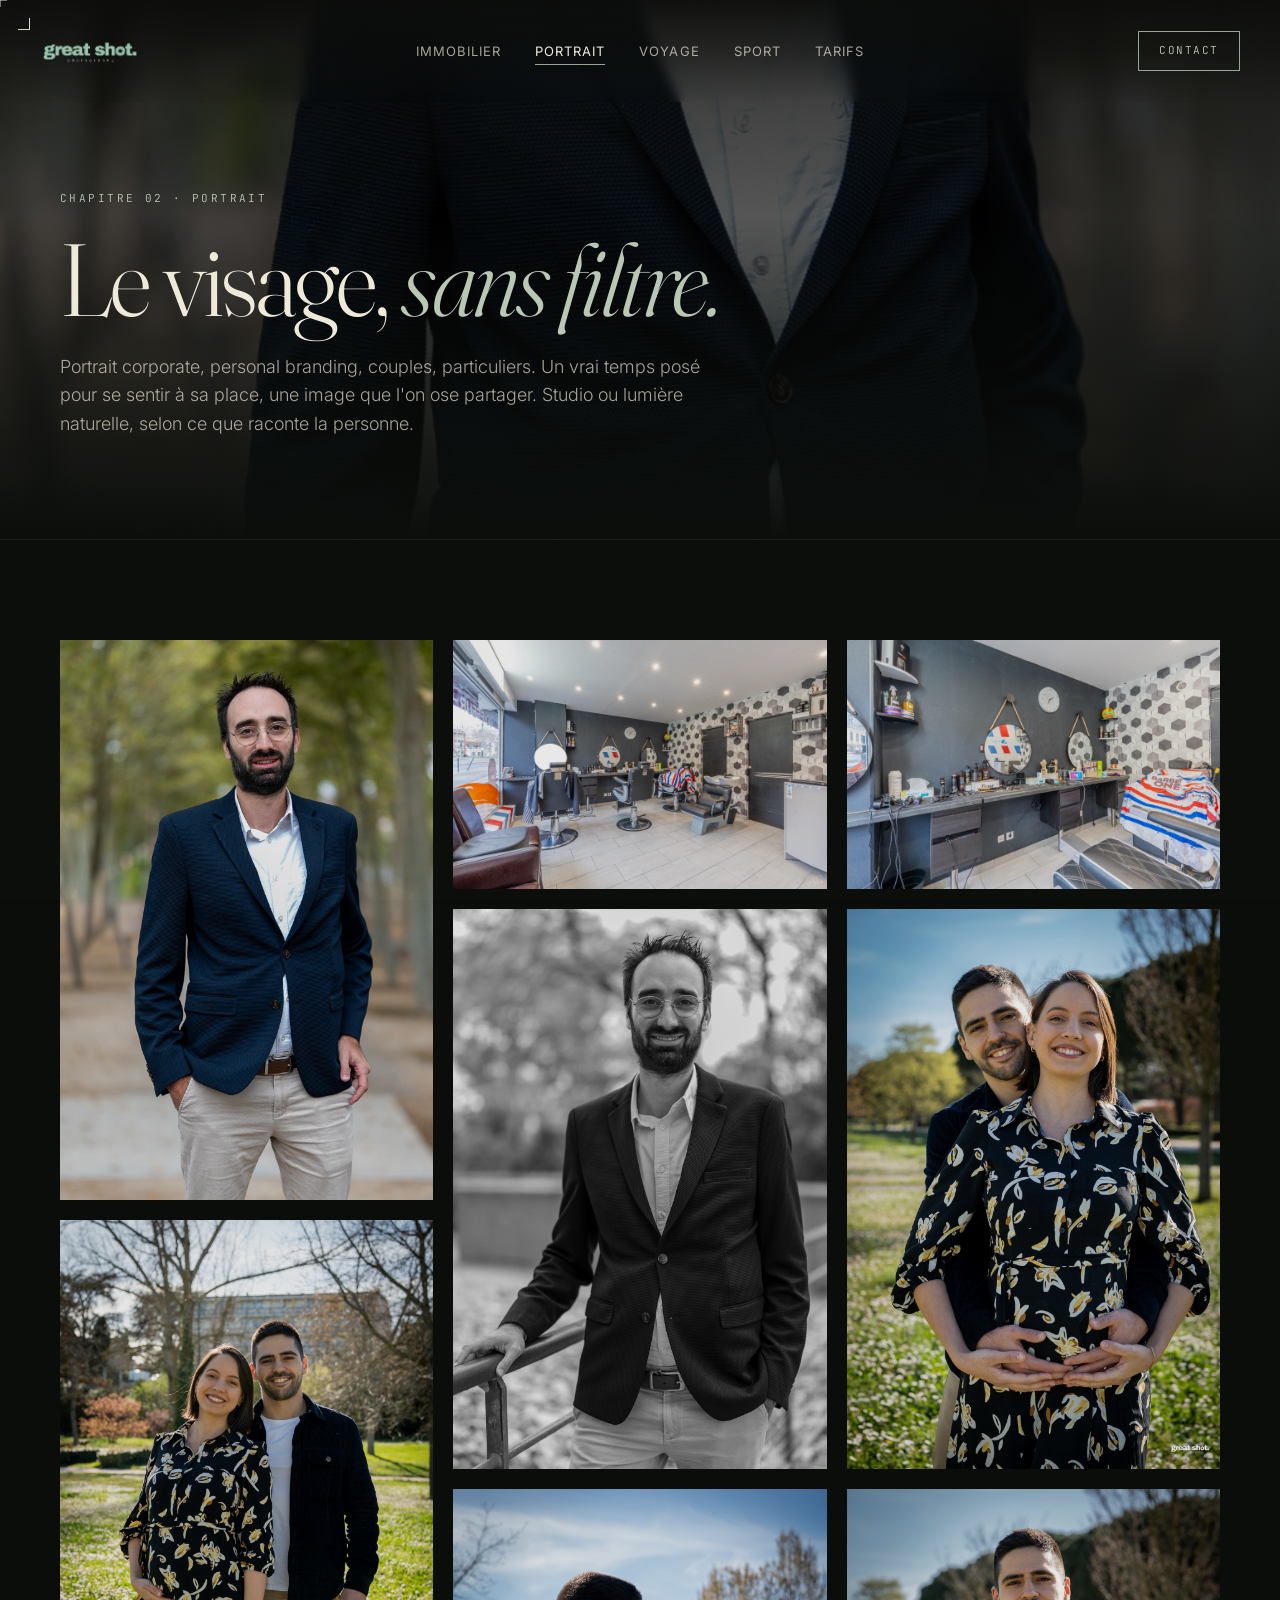
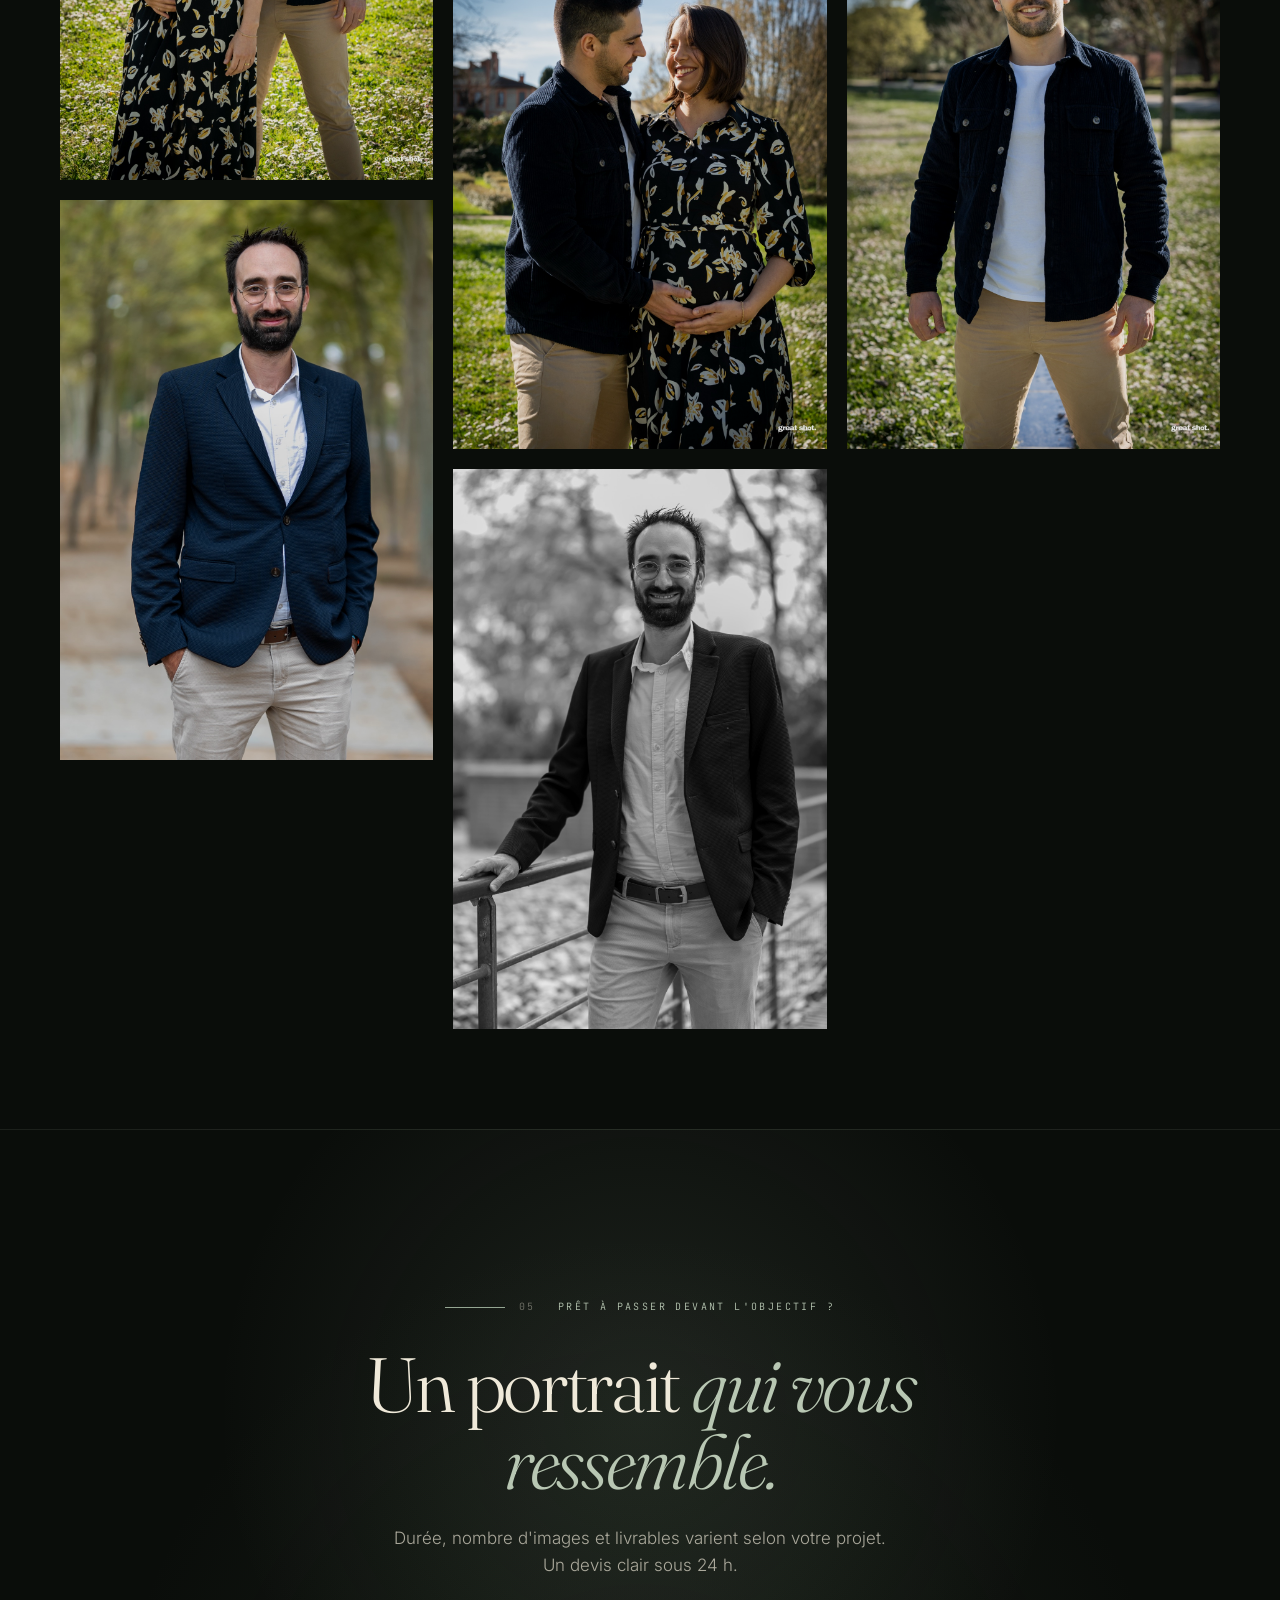
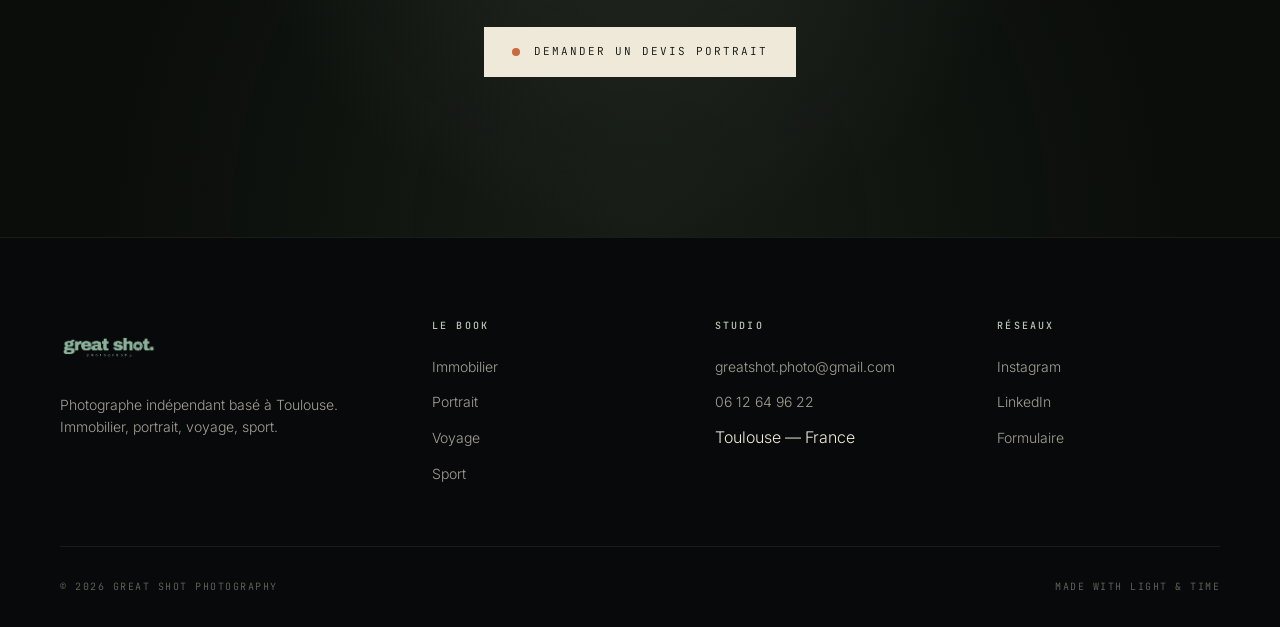
<file: portrait.html>
<!DOCTYPE html>
<html lang="fr">
<head>
<meta charset="utf-8">
<meta name="viewport" content="width=device-width, initial-scale=1">
<title>Portrait — Great Shot Photography · Toulouse</title>
<meta name="description" content="Portraits corporate, personal branding, couples et particuliers. Toulouse. Great Shot Photography.">
<meta name="theme-color" content="#0b0c0a">
<link rel="preconnect" href="https://fonts.googleapis.com">
<link rel="preconnect" href="https://fonts.gstatic.com" crossorigin>
<link rel="stylesheet" href="style.css">
</head>
<body>

<div id="iris-loader" class="iris-loader">
  <div class="iris-blade top"></div>
  <div class="iris-blade bottom"></div>
  <div class="iris-logo">
    <img src="assets/logo/logo-sauge.png" alt="Great Shot">
    <span class="tick">CH. 02 · PORTRAIT</span>
  </div>
</div>

<header class="nav">
  <a href="index.html" class="nav-logo" aria-label="Great Shot Photography — Accueil">
    <img src="assets/logo/logo-sauge.png" alt="Great Shot Photography">
  </a>
  <nav>
    <ul class="nav-links">
      <li><a href="immobilier.html">Immobilier</a></li>
      <li><a href="portrait.html" class="active">Portrait</a></li>
      <li><a href="voyage.html">Voyage</a></li>
      <li><a href="sport.html">Sport</a></li>
      <li><a href="tarifs.html">Tarifs</a></li>
    </ul>
  </nav>
  <a href="contact.html?prestation=Portrait" class="nav-cta">Contact</a>
  <button class="nav-toggle" aria-label="Menu"><span></span><span></span></button>
</header>

<div class="mobile-menu">
  <a href="immobilier.html">Immobilier</a>
  <a href="portrait.html"><em>Portrait</em></a>
  <a href="voyage.html">Voyage</a>
  <a href="sport.html">Sport</a>
  <a href="tarifs.html">Tarifs</a>
  <a href="contact.html">Contact</a>
</div>

<section class="page-header" style="--page-bg: url('assets/portfolio/portrait/01.jpg');">
  <div class="page-header-content">
    <div class="page-header-num">Chapitre 02 · Portrait</div>
    <h1>Le visage, <em>sans filtre.</em></h1>
    <p class="lede">Portrait corporate, personal branding, couples, particuliers. Un vrai temps posé pour se sentir à sa place, une image que l'on ose partager. Studio ou lumière naturelle, selon ce que raconte la personne.</p>
  </div>
</section>

<div class="masonry reveal">
  <div class="masonry-item">
    <img src="assets/portfolio/portrait/01.jpg" alt="Portrait pro">
    <div class="exif-overlay">85mm · f/2.0 · 1/250s · Studio</div>
  </div>
  <div class="masonry-item">
    <img src="assets/portfolio/portrait/05.jpg" alt="Couple">
    <div class="exif-overlay">50mm · f/1.8 · 1/400s · Toulouse</div>
  </div>
  <div class="masonry-item">
    <img src="assets/portfolio/portrait/02.jpg" alt="Portrait">
    <div class="exif-overlay">85mm · f/2.2 · 1/200s · Studio</div>
  </div>
  <div class="masonry-item">
    <img src="assets/portfolio/portrait/09.jpg" alt="Barbier">
    <div class="exif-overlay">35mm · f/2.0 · 1/125s · Barbershop</div>
  </div>
  <div class="masonry-item">
    <img src="assets/portfolio/portrait/03.jpg" alt="Portrait pro">
    <div class="exif-overlay">85mm · f/1.8 · 1/320s · Studio</div>
  </div>
  <div class="masonry-item">
    <img src="assets/portfolio/portrait/06.jpg" alt="Couple">
    <div class="exif-overlay">50mm · f/2.0 · 1/500s · Extérieur</div>
  </div>
  <div class="masonry-item">
    <img src="assets/portfolio/portrait/04.jpg" alt="Portrait">
    <div class="exif-overlay">85mm · f/1.8 · 1/250s · Fenêtre</div>
  </div>
  <div class="masonry-item">
    <img src="assets/portfolio/portrait/10.jpg" alt="Barbier">
    <div class="exif-overlay">35mm · f/2.2 · 1/160s · Métier</div>
  </div>
  <div class="masonry-item">
    <img src="assets/portfolio/portrait/07.jpg" alt="Couple">
    <div class="exif-overlay">50mm · f/2.8 · 1/500s · Golden</div>
  </div>
  <div class="masonry-item">
    <img src="assets/portfolio/portrait/08.jpg" alt="Duo">
    <div class="exif-overlay">85mm · f/2.0 · 1/320s · Duo</div>
  </div>
</div>

<section class="cta-final">
  <span class="section-label" style="justify-content: center;"><span class="num">05</span> Prêt à passer devant l'objectif ?</span>
  <h2>Un portrait <em>qui vous ressemble.</em></h2>
  <p>Durée, nombre d'images et livrables varient selon votre projet. Un devis clair sous 24 h.</p>
  <a href="contact.html?prestation=Portrait" class="btn-shutter"><span class="dot"></span><span>Demander un devis portrait</span></a>
</section>

<footer class="footer">
  <div class="footer-grid">
    <div class="footer-brand">
      <img src="assets/logo/logo-sauge.png" alt="Great Shot">
      <p>Photographe indépendant basé à Toulouse. Immobilier, portrait, voyage, sport.</p>
    </div>
    <div>
      <h4>Le book</h4>
      <ul>
        <li><a href="immobilier.html">Immobilier</a></li>
        <li><a href="portrait.html">Portrait</a></li>
        <li><a href="voyage.html">Voyage</a></li>
        <li><a href="sport.html">Sport</a></li>
      </ul>
    </div>
    <div>
      <h4>Studio</h4>
      <ul>
        <li><a href="mailto:greatshot.photo@gmail.com">greatshot.photo@gmail.com</a></li>
        <li><a href="tel:+33612649622">06 12 64 96 22</a></li>
        <li>Toulouse — France</li>
      </ul>
    </div>
    <div>
      <h4>Réseaux</h4>
      <ul>
        <li><a href="https://instagram.com/greatshot.photography" target="_blank" rel="noopener">Instagram</a></li>
        <li><a href="https://www.linkedin.com" target="_blank" rel="noopener">LinkedIn</a></li>
        <li><a href="contact.html">Formulaire</a></li>
      </ul>
    </div>
  </div>
  <div class="footer-bottom">
    <span>© 2026 Great Shot Photography</span>
    <span>Made with light &amp; time</span>
  </div>
</footer>

<script src="script.js"></script>
</body>
</html>
</file>
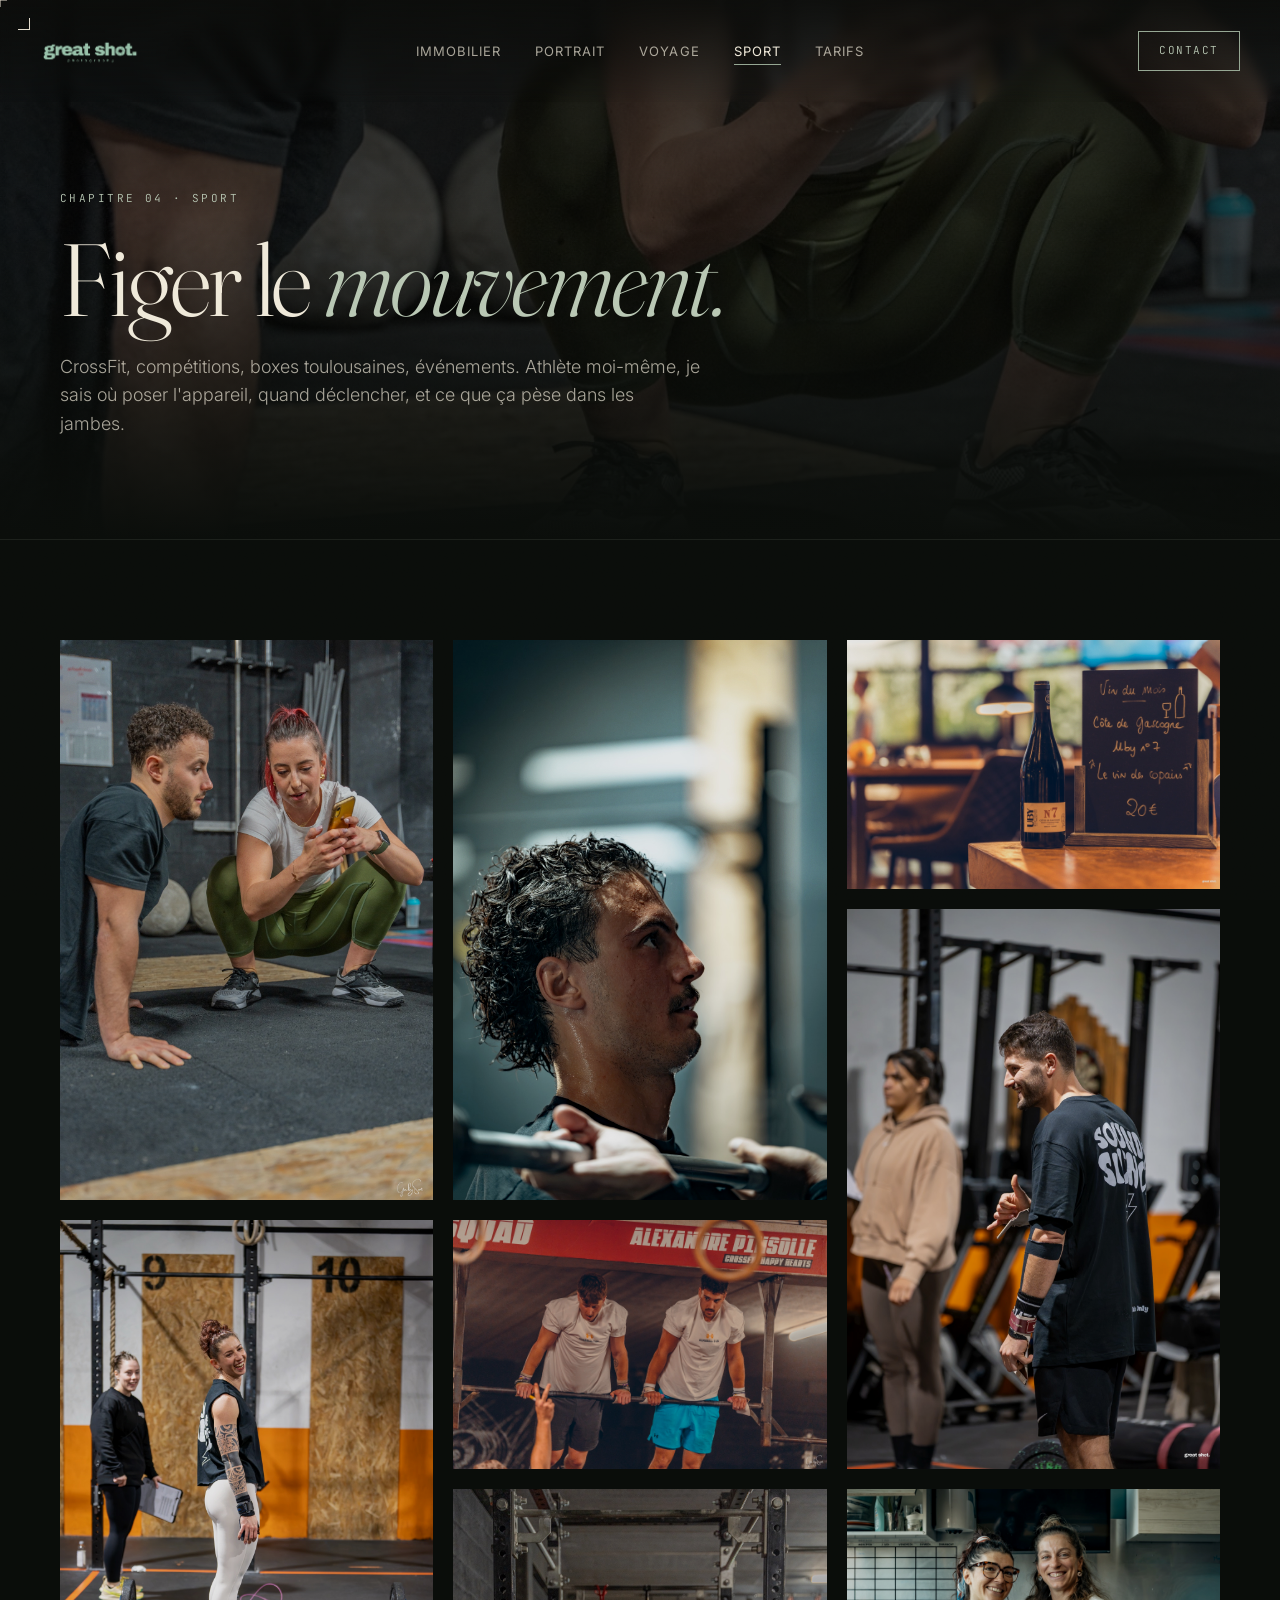
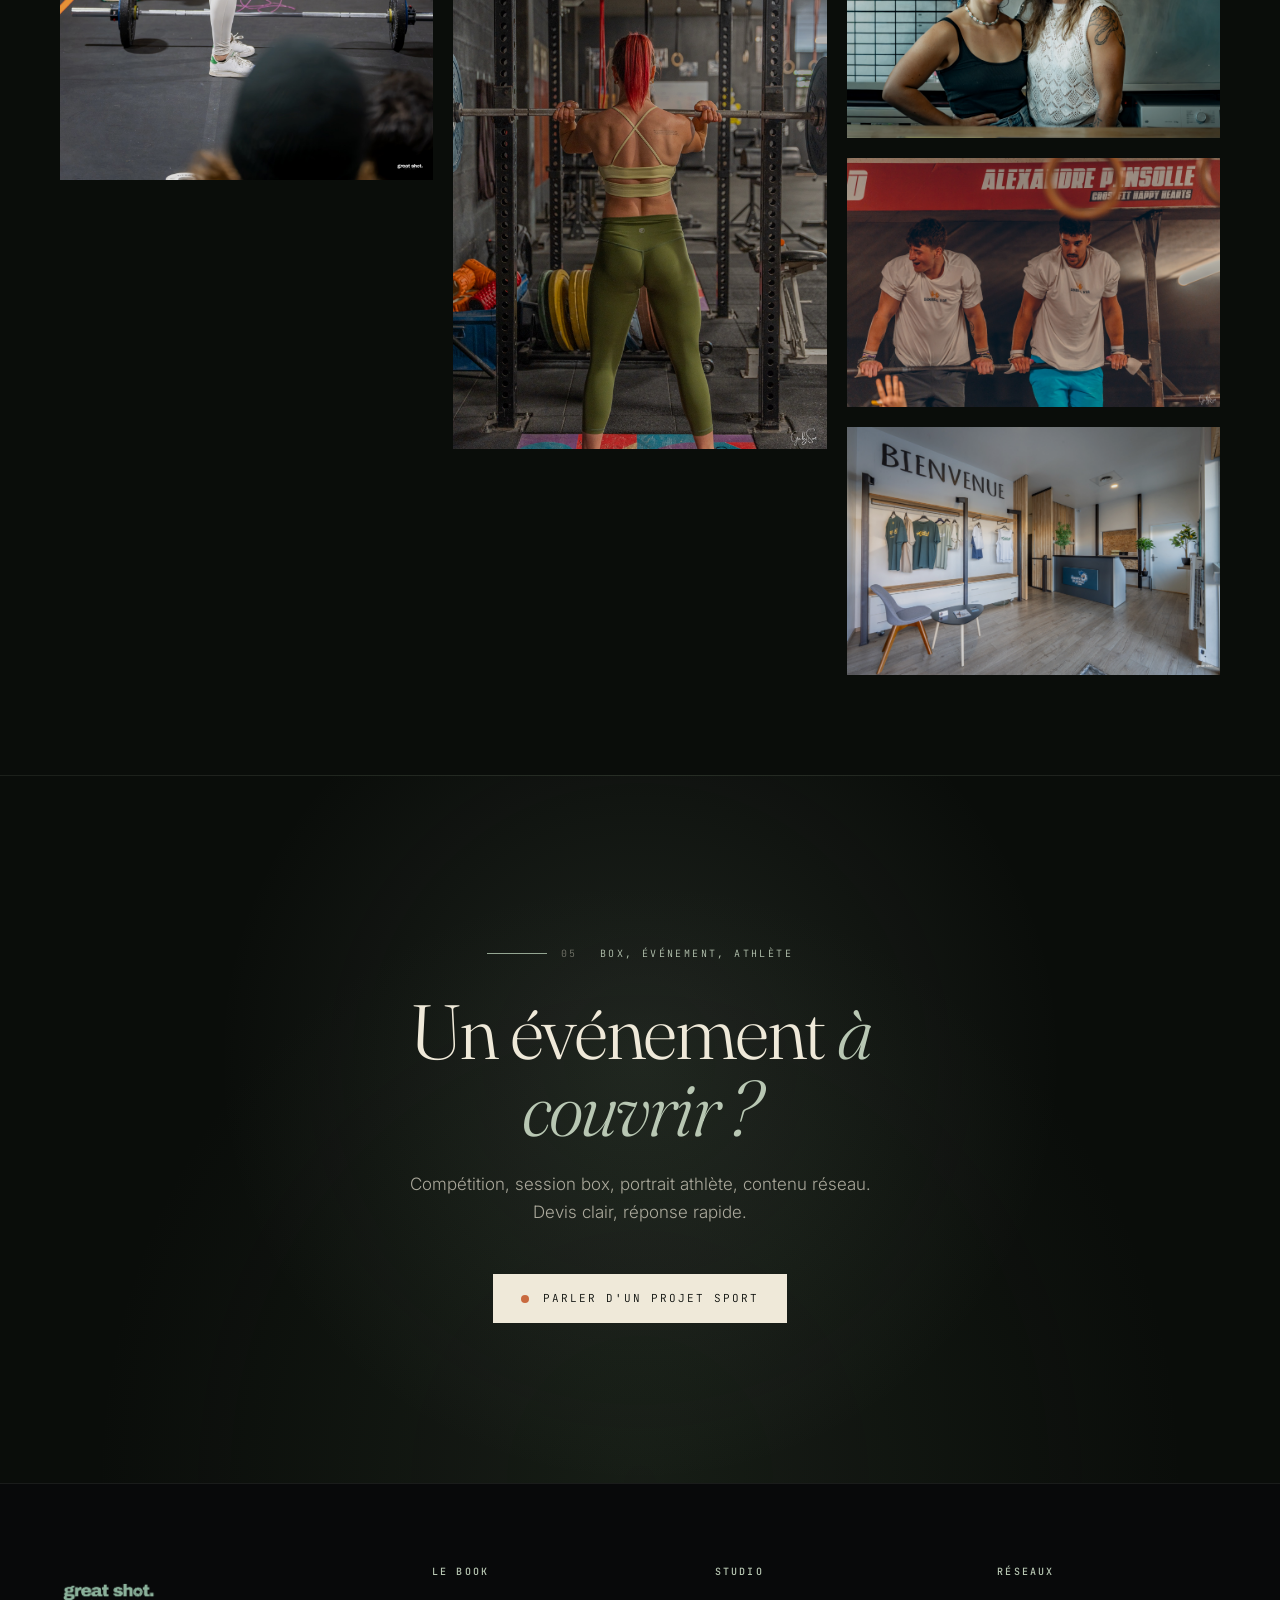
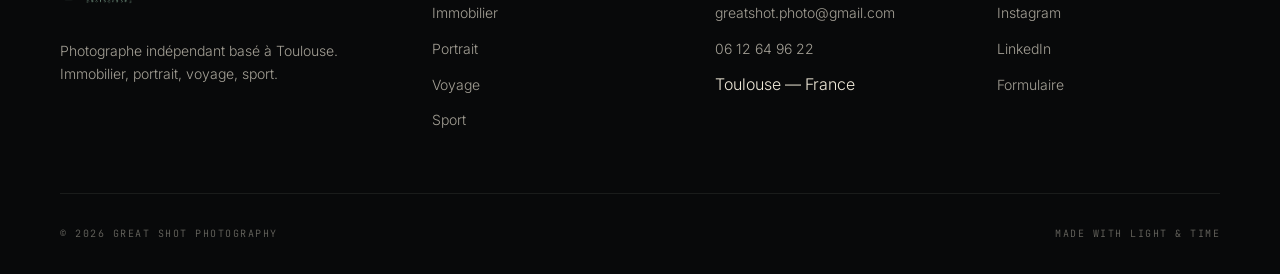
<file: sport.html>
<!DOCTYPE html>
<html lang="fr">
<head>
<meta charset="utf-8">
<meta name="viewport" content="width=device-width, initial-scale=1">
<title>Sport — Great Shot Photography · CrossFit, Hyrox, compétition</title>
<meta name="description" content="Photographie sportive. CrossFit, Hyrox, compétitions et boxes toulousaines. Great Shot Photography.">
<meta name="theme-color" content="#0b0c0a">
<link rel="preconnect" href="https://fonts.googleapis.com">
<link rel="preconnect" href="https://fonts.gstatic.com" crossorigin>
<link rel="stylesheet" href="style.css">
</head>
<body>

<div id="iris-loader" class="iris-loader">
  <div class="iris-blade top"></div>
  <div class="iris-blade bottom"></div>
  <div class="iris-logo">
    <img src="assets/logo/logo-sauge.png" alt="Great Shot">
    <span class="tick">CH. 04 · SPORT</span>
  </div>
</div>

<header class="nav">
  <a href="index.html" class="nav-logo" aria-label="Great Shot Photography — Accueil">
    <img src="assets/logo/logo-sauge.png" alt="Great Shot Photography">
  </a>
  <nav>
    <ul class="nav-links">
      <li><a href="immobilier.html">Immobilier</a></li>
      <li><a href="portrait.html">Portrait</a></li>
      <li><a href="voyage.html">Voyage</a></li>
      <li><a href="sport.html" class="active">Sport</a></li>
      <li><a href="tarifs.html">Tarifs</a></li>
    </ul>
  </nav>
  <a href="contact.html?prestation=Sport" class="nav-cta">Contact</a>
  <button class="nav-toggle" aria-label="Menu"><span></span><span></span></button>
</header>

<div class="mobile-menu">
  <a href="immobilier.html">Immobilier</a>
  <a href="portrait.html">Portrait</a>
  <a href="voyage.html">Voyage</a>
  <a href="sport.html"><em>Sport</em></a>
  <a href="tarifs.html">Tarifs</a>
  <a href="contact.html">Contact</a>
</div>

<section class="page-header" style="--page-bg: url('assets/portfolio/sport/01.jpg');">
  <div class="page-header-content">
    <div class="page-header-num">Chapitre 04 · Sport</div>
    <h1>Figer le <em>mouvement.</em></h1>
    <p class="lede">CrossFit, compétitions, boxes toulousaines, événements. Athlète moi-même, je sais où poser l'appareil, quand déclencher, et ce que ça pèse dans les jambes.</p>
  </div>
</section>

<div class="masonry reveal">
  <div class="masonry-item">
    <img src="assets/portfolio/sport/01.jpg" alt="CrossFit Gates — Toulouse">
    <div class="exif-overlay">35mm · f/2.8 · 1/1000s · CF Gates</div>
  </div>
  <div class="masonry-item">
    <img src="assets/portfolio/sport/03.jpg" alt="Toulouse Open Show 25">
    <div class="exif-overlay">50mm · f/2.0 · 1/1250s · TOS 25</div>
  </div>
  <div class="masonry-item">
    <img src="assets/portfolio/sport/05.jpg" alt="Lift & Brunch — CF Minimes">
    <div class="exif-overlay">35mm · f/2.5 · 1/500s · CF Minimes</div>
  </div>
  <div class="masonry-item">
    <img src="assets/portfolio/sport/07.jpg" alt="WODA Tolosa XXL">
    <div class="exif-overlay">50mm · f/2.8 · 1/800s · WODA Tolosa</div>
  </div>
  <div class="masonry-item">
    <img src="assets/portfolio/sport/02.jpg" alt="CrossFit Gates — WOD">
    <div class="exif-overlay">35mm · f/2.8 · 1/1000s · Gates</div>
  </div>
  <div class="masonry-item">
    <img src="assets/portfolio/sport/09.jpg" alt="Le Carré des Sports — Beauzelle">
    <div class="exif-overlay">50mm · f/2.8 · 1/500s · Beauzelle</div>
  </div>
  <div class="masonry-item">
    <img src="assets/portfolio/sport/04.jpg" alt="Toulouse Open Show 25 — Podium">
    <div class="exif-overlay">85mm · f/2.8 · 1/1250s · TOS 25</div>
  </div>
  <div class="masonry-item">
    <img src="assets/portfolio/sport/06.jpg" alt="Lift & Brunch — CF Minimes">
    <div class="exif-overlay">35mm · f/2.5 · 1/400s · CF Minimes</div>
  </div>
  <div class="masonry-item">
    <img src="assets/portfolio/sport/08.jpg" alt="WODA Tolosa XXL">
    <div class="exif-overlay">50mm · f/2.8 · 1/1000s · WODA Tolosa</div>
  </div>
  <div class="masonry-item">
    <img src="assets/portfolio/sport/10.jpg" alt="CrossFit Blagnac">
    <div class="exif-overlay">35mm · f/2.8 · 1/800s · CF Blagnac</div>
  </div>
</div>

<section class="cta-final">
  <span class="section-label" style="justify-content: center;"><span class="num">05</span> Box, événement, athlète</span>
  <h2>Un événement <em>à couvrir ?</em></h2>
  <p>Compétition, session box, portrait athlète, contenu réseau. Devis clair, réponse rapide.</p>
  <a href="contact.html?prestation=Sport" class="btn-shutter"><span class="dot"></span><span>Parler d'un projet sport</span></a>
</section>

<footer class="footer">
  <div class="footer-grid">
    <div class="footer-brand">
      <img src="assets/logo/logo-sauge.png" alt="Great Shot">
      <p>Photographe indépendant basé à Toulouse. Immobilier, portrait, voyage, sport.</p>
    </div>
    <div>
      <h4>Le book</h4>
      <ul>
        <li><a href="immobilier.html">Immobilier</a></li>
        <li><a href="portrait.html">Portrait</a></li>
        <li><a href="voyage.html">Voyage</a></li>
        <li><a href="sport.html">Sport</a></li>
      </ul>
    </div>
    <div>
      <h4>Studio</h4>
      <ul>
        <li><a href="mailto:greatshot.photo@gmail.com">greatshot.photo@gmail.com</a></li>
        <li><a href="tel:+33612649622">06 12 64 96 22</a></li>
        <li>Toulouse — France</li>
      </ul>
    </div>
    <div>
      <h4>Réseaux</h4>
      <ul>
        <li><a href="https://instagram.com/greatshot.photography" target="_blank" rel="noopener">Instagram</a></li>
        <li><a href="https://www.linkedin.com" target="_blank" rel="noopener">LinkedIn</a></li>
        <li><a href="contact.html">Formulaire</a></li>
      </ul>
    </div>
  </div>
  <div class="footer-bottom">
    <span>© 2026 Great Shot Photography</span>
    <span>Made with light &amp; time</span>
  </div>
</footer>

<script src="script.js"></script>
</body>
</html>
</file>
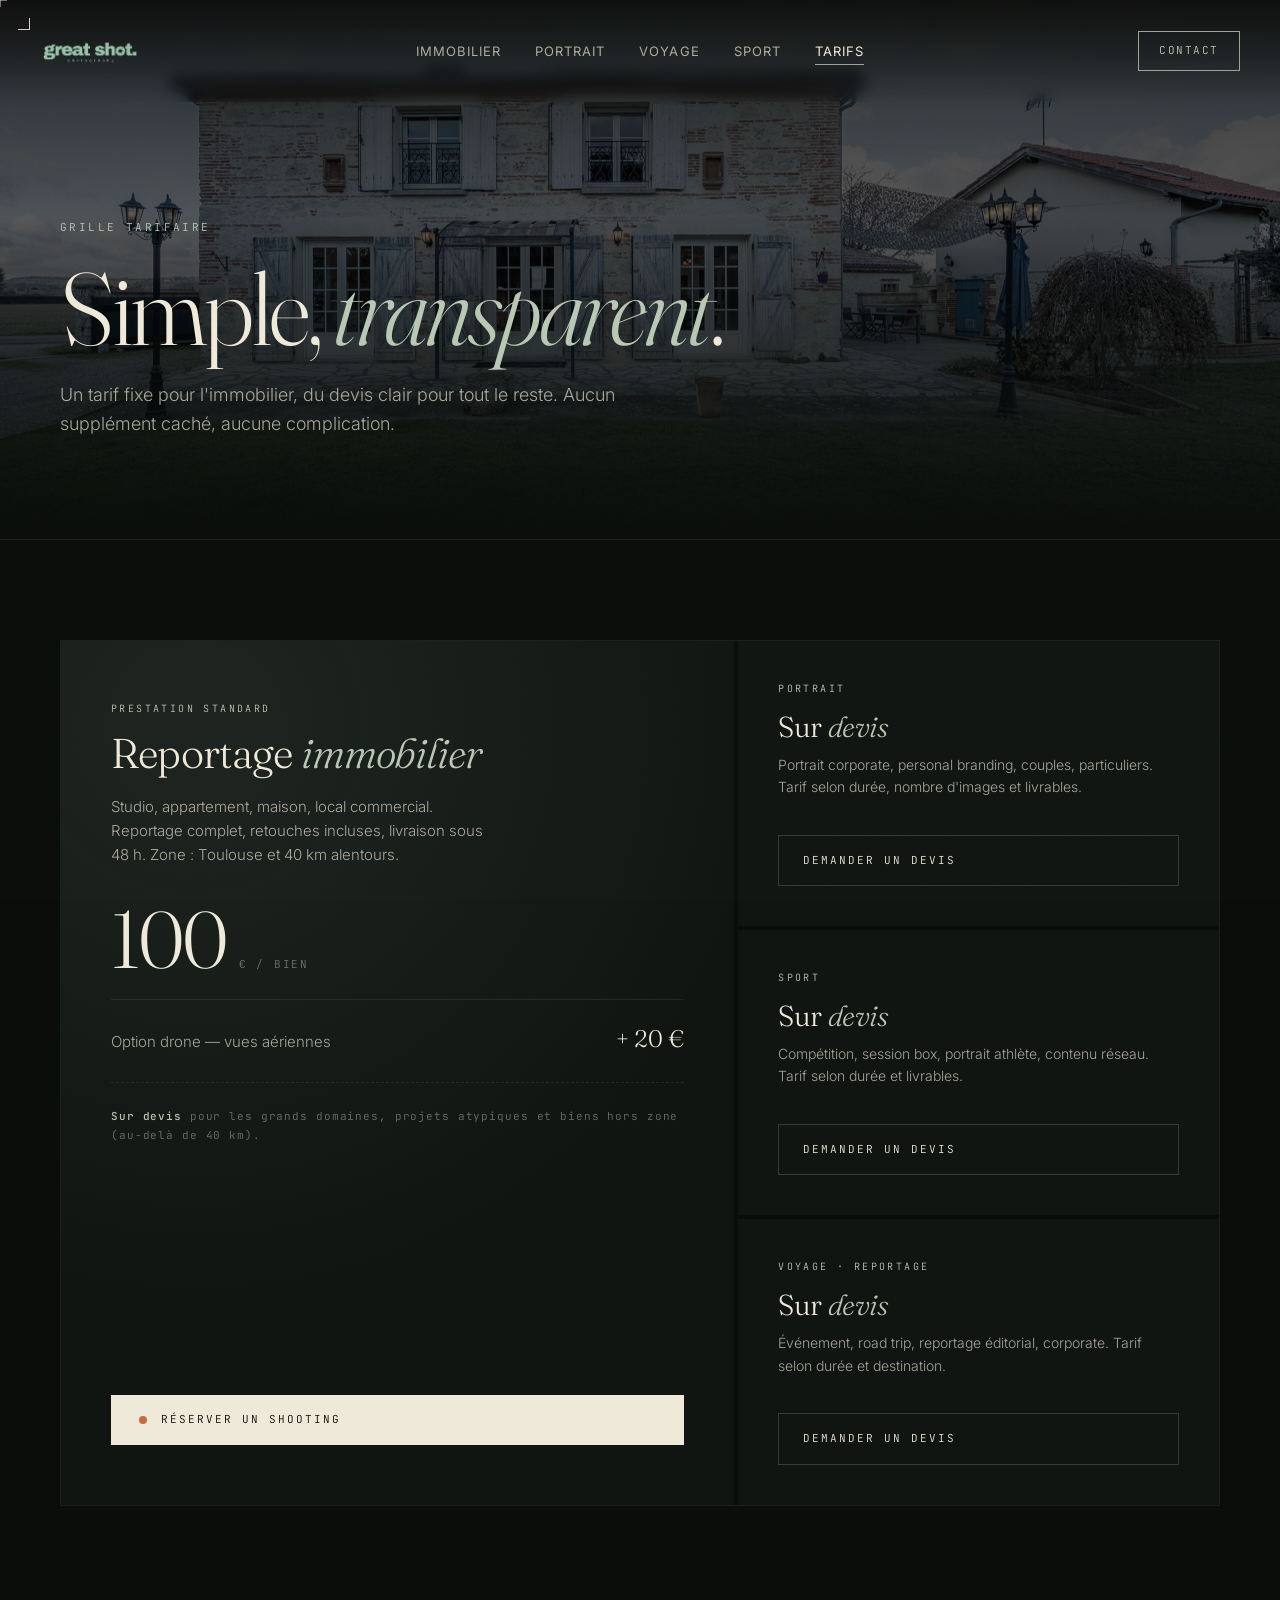
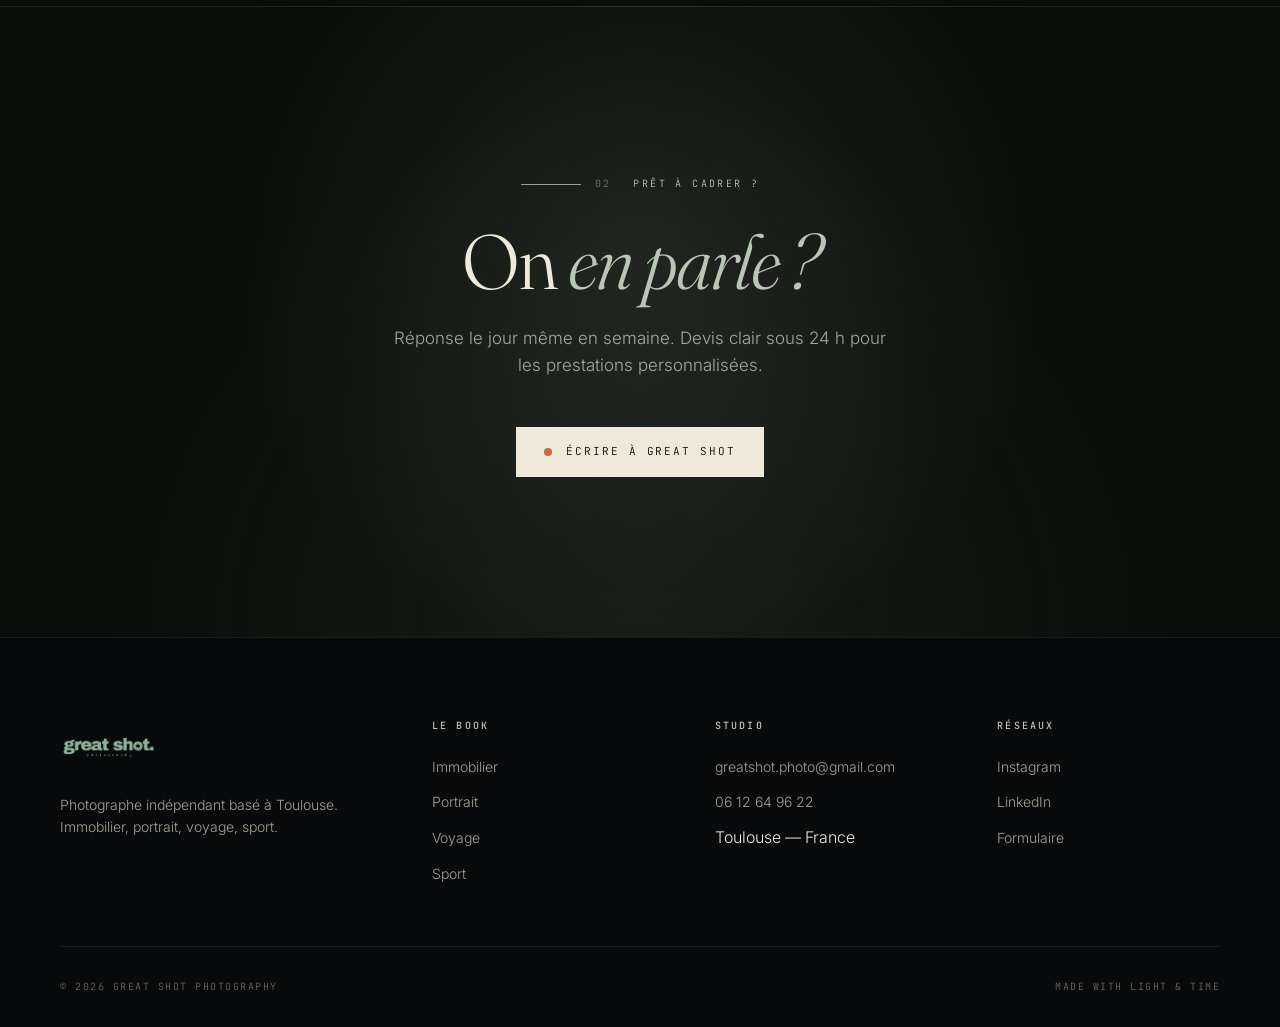
<file: tarifs.html>
<!DOCTYPE html>
<html lang="fr">
<head>
<meta charset="utf-8">
<meta name="viewport" content="width=device-width, initial-scale=1">
<title>Tarifs — Great Shot Photography · Toulouse</title>
<meta name="description" content="Tarifs Great Shot Photography. Immobilier 100 € par bien, +20 € drone. Portrait, voyage, sport sur devis. Toulouse et Haute-Garonne.">
<meta name="theme-color" content="#0a0d0a">
<link rel="preconnect" href="https://fonts.googleapis.com">
<link rel="preconnect" href="https://fonts.gstatic.com" crossorigin>
<link rel="stylesheet" href="style.css">
</head>
<body>

<div id="iris-loader" class="iris-loader">
  <div class="iris-blade top"></div>
  <div class="iris-blade bottom"></div>
  <div class="iris-logo">
    <img src="assets/logo/logo-sauge.png" alt="Great Shot">
    <span class="tick">TARIFS</span>
  </div>
</div>

<header class="nav">
  <a href="index.html" class="nav-logo" aria-label="Great Shot Photography — Accueil">
    <img src="assets/logo/logo-sauge.png" alt="Great Shot Photography">
  </a>
  <nav>
    <ul class="nav-links">
      <li><a href="immobilier.html">Immobilier</a></li>
      <li><a href="portrait.html">Portrait</a></li>
      <li><a href="voyage.html">Voyage</a></li>
      <li><a href="sport.html">Sport</a></li>
      <li><a href="tarifs.html" class="active">Tarifs</a></li>
    </ul>
  </nav>
  <a href="contact.html" class="nav-cta">Contact</a>
  <button class="nav-toggle" aria-label="Menu"><span></span><span></span></button>
</header>

<div class="mobile-menu">
  <a href="immobilier.html">Immobilier</a>
  <a href="portrait.html">Portrait</a>
  <a href="voyage.html">Voyage</a>
  <a href="sport.html">Sport</a>
  <a href="tarifs.html"><em>Tarifs</em></a>
  <a href="contact.html">Contact</a>
</div>

<section class="page-header" style="--page-bg: url('assets/portfolio/hero/hero-immo.jpg');">
  <div class="page-header-content">
    <div class="page-header-num">Grille tarifaire</div>
    <h1>Simple, <em>transparent</em>.</h1>
    <p class="lede">Un tarif fixe pour l'immobilier, du devis clair pour tout le reste. Aucun supplément caché, aucune complication.</p>
  </div>
</section>

<section class="pricing">
  <div class="pricing-quad reveal">

    <div class="price-card featured">
      <div>
        <div class="price-label">Prestation standard</div>
        <div class="price-name">Reportage <em>immobilier</em></div>
        <p class="price-desc">Studio, appartement, maison, local commercial. Reportage complet, retouches incluses, livraison sous 48 h. Zone : Toulouse et 40 km alentours.</p>
        <div class="price-amount">
          <span class="num">100</span>
          <span class="unit">€ / bien</span>
        </div>
        <div class="price-option">
          <span class="price-option-label">Option drone — vues aériennes</span>
          <span class="price-option-value">+ 20 €</span>
        </div>
        <div class="price-notes">
          <strong>Sur devis</strong> pour les grands domaines, projets atypiques et biens hors zone (au-delà de 40 km).
        </div>
      </div>
      <a href="contact.html?prestation=Immobilier" class="btn-shutter price-cta"><span class="dot"></span><span>Réserver un shooting</span></a>
    </div>

    <div class="price-card compact">
      <div>
        <div class="price-label">Portrait</div>
        <div class="price-name">Sur <em>devis</em></div>
        <p class="price-desc">Portrait corporate, personal branding, couples, particuliers. Tarif selon durée, nombre d'images et livrables.</p>
      </div>
      <a href="contact.html?prestation=Portrait" class="btn-ghost price-cta"><span>Demander un devis</span></a>
    </div>

    <div class="price-card compact">
      <div>
        <div class="price-label">Sport</div>
        <div class="price-name">Sur <em>devis</em></div>
        <p class="price-desc">Compétition, session box, portrait athlète, contenu réseau. Tarif selon durée et livrables.</p>
      </div>
      <a href="contact.html?prestation=Sport" class="btn-ghost price-cta"><span>Demander un devis</span></a>
    </div>

    <div class="price-card compact">
      <div>
        <div class="price-label">Voyage · Reportage</div>
        <div class="price-name">Sur <em>devis</em></div>
        <p class="price-desc">Événement, road trip, reportage éditorial, corporate. Tarif selon durée et destination.</p>
      </div>
      <a href="contact.html?prestation=Voyage" class="btn-ghost price-cta"><span>Demander un devis</span></a>
    </div>

  </div>
</section>

<section class="cta-final">
  <span class="section-label" style="justify-content: center;"><span class="num">02</span> Prêt à cadrer ?</span>
  <h2>On <em>en parle ?</em></h2>
  <p>Réponse le jour même en semaine. Devis clair sous 24 h pour les prestations personnalisées.</p>
  <a href="contact.html" class="btn-shutter"><span class="dot"></span><span>Écrire à Great Shot</span></a>
</section>

<footer class="footer">
  <div class="footer-grid">
    <div class="footer-brand">
      <img src="assets/logo/logo-sauge.png" alt="Great Shot">
      <p>Photographe indépendant basé à Toulouse. Immobilier, portrait, voyage, sport.</p>
    </div>
    <div>
      <h4>Le book</h4>
      <ul>
        <li><a href="immobilier.html">Immobilier</a></li>
        <li><a href="portrait.html">Portrait</a></li>
        <li><a href="voyage.html">Voyage</a></li>
        <li><a href="sport.html">Sport</a></li>
      </ul>
    </div>
    <div>
      <h4>Studio</h4>
      <ul>
        <li><a href="mailto:greatshot.photo@gmail.com">greatshot.photo@gmail.com</a></li>
        <li><a href="tel:+33612649622">06 12 64 96 22</a></li>
        <li>Toulouse — France</li>
      </ul>
    </div>
    <div>
      <h4>Réseaux</h4>
      <ul>
        <li><a href="https://instagram.com/greatshot.photography" target="_blank" rel="noopener">Instagram</a></li>
        <li><a href="https://www.linkedin.com" target="_blank" rel="noopener">LinkedIn</a></li>
        <li><a href="contact.html">Formulaire</a></li>
      </ul>
    </div>
  </div>
  <div class="footer-bottom">
    <span>© 2026 Great Shot Photography</span>
    <span>Made with light &amp; time</span>
  </div>
</footer>

<script src="script.js"></script>
</body>
</html>
</file>
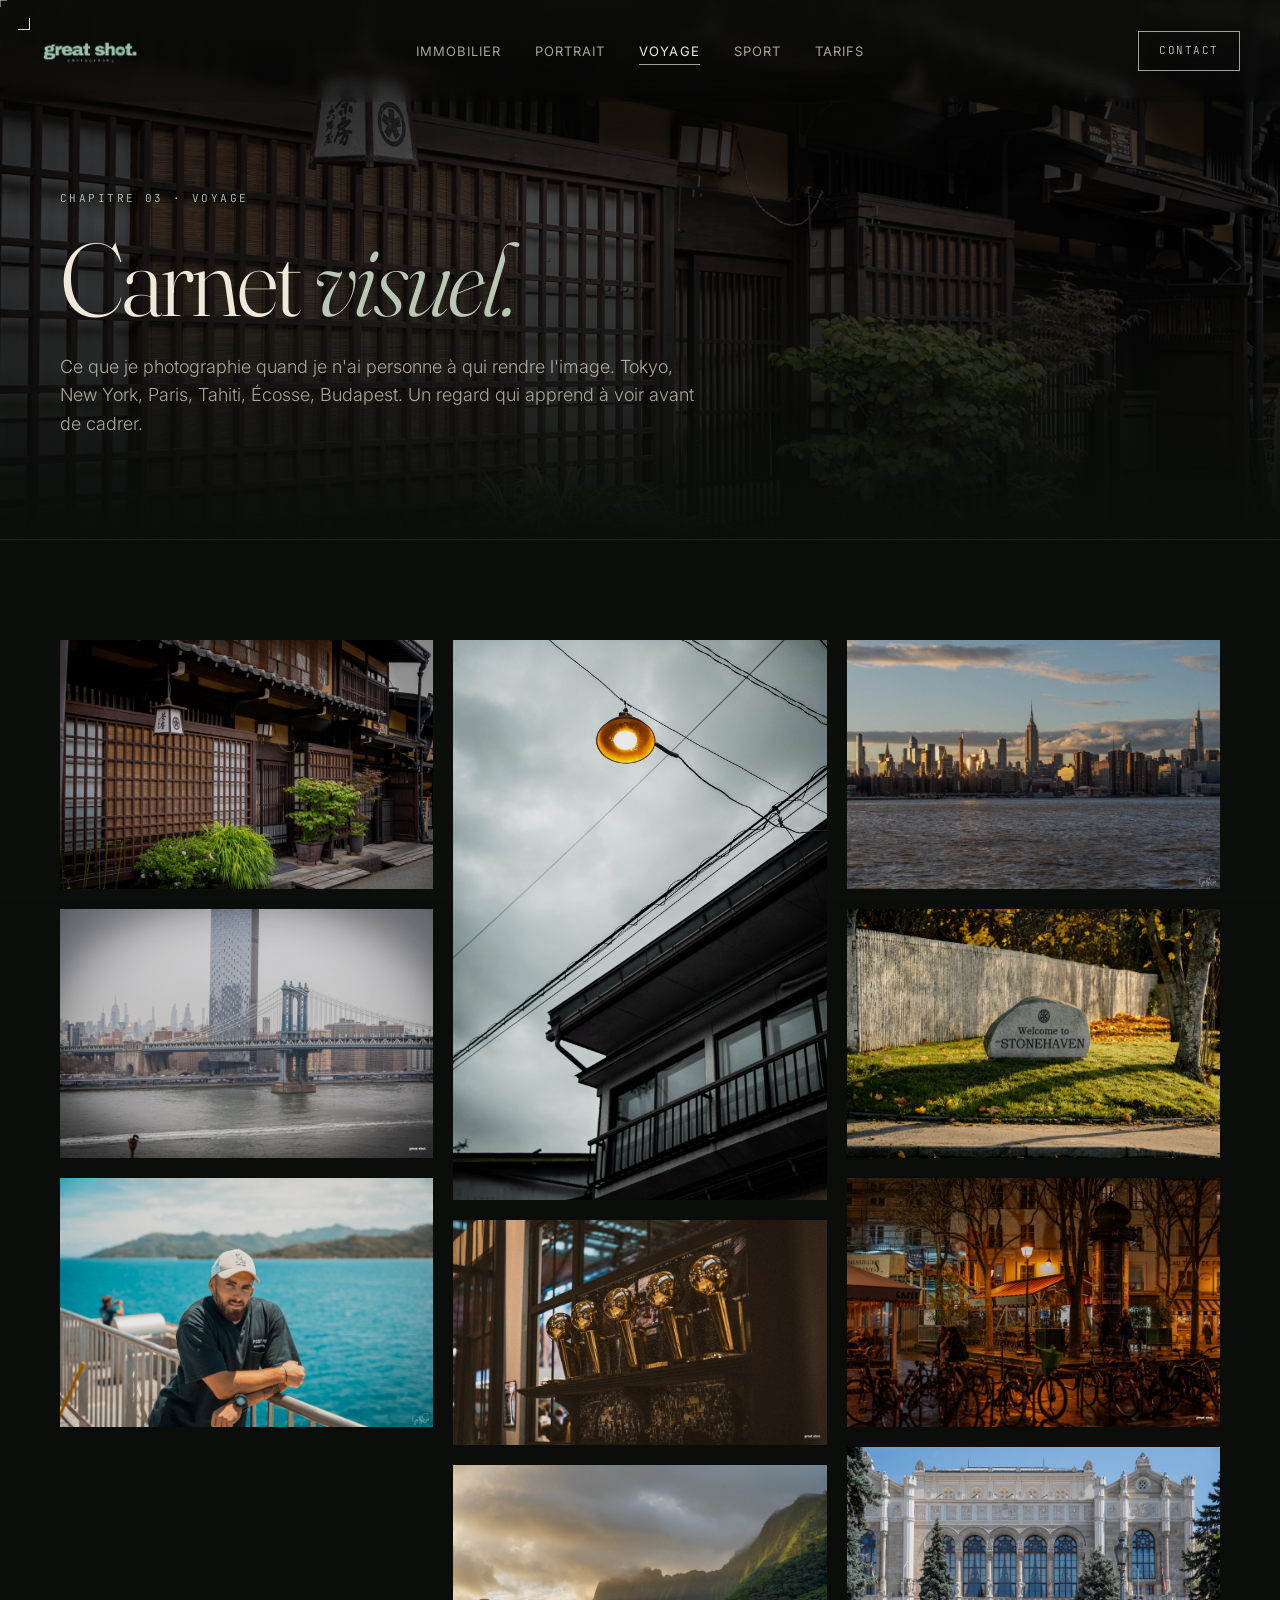
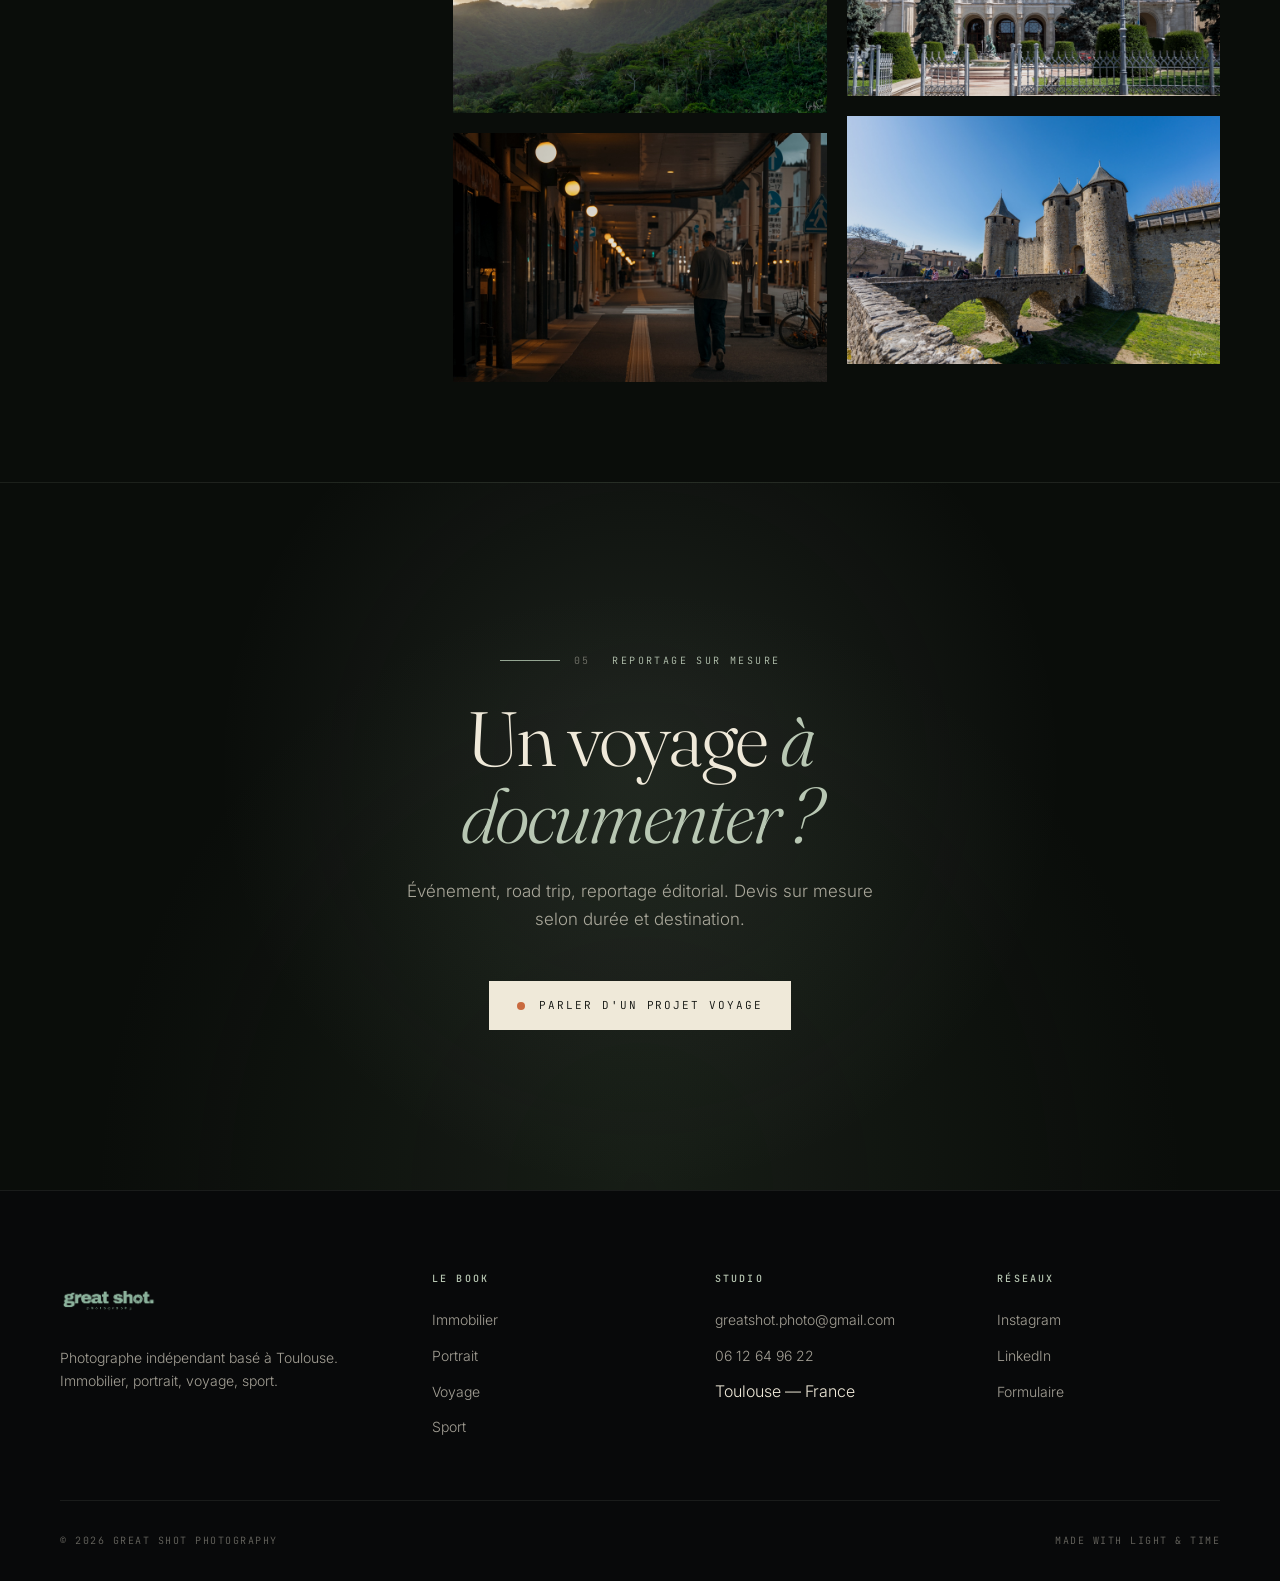
<file: voyage.html>
<!DOCTYPE html>
<html lang="fr">
<head>
<meta charset="utf-8">
<meta name="viewport" content="width=device-width, initial-scale=1">
<title>Voyage — Great Shot Photography · Carnet visuel</title>
<meta name="description" content="Carnet de voyage photographique. Japon, New York, Paris, Tahiti, Écosse. Great Shot Photography.">
<meta name="theme-color" content="#0b0c0a">
<link rel="preconnect" href="https://fonts.googleapis.com">
<link rel="preconnect" href="https://fonts.gstatic.com" crossorigin>
<link rel="stylesheet" href="style.css">
</head>
<body>

<div id="iris-loader" class="iris-loader">
  <div class="iris-blade top"></div>
  <div class="iris-blade bottom"></div>
  <div class="iris-logo">
    <img src="assets/logo/logo-sauge.png" alt="Great Shot">
    <span class="tick">CH. 03 · VOYAGE</span>
  </div>
</div>

<header class="nav">
  <a href="index.html" class="nav-logo" aria-label="Great Shot Photography — Accueil">
    <img src="assets/logo/logo-sauge.png" alt="Great Shot Photography">
  </a>
  <nav>
    <ul class="nav-links">
      <li><a href="immobilier.html">Immobilier</a></li>
      <li><a href="portrait.html">Portrait</a></li>
      <li><a href="voyage.html" class="active">Voyage</a></li>
      <li><a href="sport.html">Sport</a></li>
      <li><a href="tarifs.html">Tarifs</a></li>
    </ul>
  </nav>
  <a href="contact.html?prestation=Voyage" class="nav-cta">Contact</a>
  <button class="nav-toggle" aria-label="Menu"><span></span><span></span></button>
</header>

<div class="mobile-menu">
  <a href="immobilier.html">Immobilier</a>
  <a href="portrait.html">Portrait</a>
  <a href="voyage.html"><em>Voyage</em></a>
  <a href="sport.html">Sport</a>
  <a href="tarifs.html">Tarifs</a>
  <a href="contact.html">Contact</a>
</div>

<section class="page-header" style="--page-bg: url('assets/portfolio/voyage/01_japon.jpg');">
  <div class="page-header-content">
    <div class="page-header-num">Chapitre 03 · Voyage</div>
    <h1>Carnet <em>visuel.</em></h1>
    <p class="lede">Ce que je photographie quand je n'ai personne à qui rendre l'image. Tokyo, New York, Paris, Tahiti, Écosse, Budapest. Un regard qui apprend à voir avant de cadrer.</p>
  </div>
</section>

<div class="masonry reveal">
  <div class="masonry-item">
    <img src="assets/portfolio/voyage/01_japon.jpg" alt="Japon">
    <div class="exif-overlay">35mm · f/2.8 · 1/250s · Tokyo</div>
  </div>
  <div class="masonry-item">
    <img src="assets/portfolio/voyage/04_nyc.jpg" alt="New York">
    <div class="exif-overlay">24mm · f/5.6 · 1/125s · NYC</div>
  </div>
  <div class="masonry-item">
    <img src="assets/portfolio/voyage/08_tahiti.jpg" alt="Bora Bora">
    <div class="exif-overlay">24mm · f/11 · 1/500s · Bora Bora</div>
  </div>
  <div class="masonry-item">
    <img src="assets/portfolio/voyage/02_japon.jpg" alt="Japon">
    <div class="exif-overlay">50mm · f/2.8 · 1/200s · Osaka</div>
  </div>
  <div class="masonry-item">
    <img src="assets/portfolio/voyage/06_paris.jpg" alt="Paris">
    <div class="exif-overlay">35mm · f/4 · 1/160s · Paris</div>
  </div>
  <div class="masonry-item">
    <img src="assets/portfolio/voyage/09_tahiti.jpg" alt="Moorea">
    <div class="exif-overlay">70mm · f/8 · 1/400s · Moorea</div>
  </div>
  <div class="masonry-item">
    <img src="assets/portfolio/voyage/03_japon.jpg" alt="Japon">
    <div class="exif-overlay">50mm · f/2.0 · 1/125s · Kyoto</div>
  </div>
  <div class="masonry-item">
    <img src="assets/portfolio/voyage/05_nyc.jpg" alt="NYC">
    <div class="exif-overlay">85mm · f/2.8 · 1/500s · Brooklyn</div>
  </div>
  <div class="masonry-item">
    <img src="assets/portfolio/voyage/10_ecosse.jpg" alt="Écosse">
    <div class="exif-overlay">24mm · f/8 · 1/60s · Highlands</div>
  </div>
  <div class="masonry-item">
    <img src="assets/portfolio/voyage/07_paris.jpg" alt="Paris">
    <div class="exif-overlay">50mm · f/2.8 · 1/200s · Paris</div>
  </div>
  <div class="masonry-item">
    <img src="assets/portfolio/voyage/11_budapest.jpg" alt="Budapest">
    <div class="exif-overlay">35mm · f/4 · 1/125s · Budapest</div>
  </div>
  <div class="masonry-item">
    <img src="assets/portfolio/voyage/12_carca.jpg" alt="Carcassonne">
    <div class="exif-overlay">85mm · f/5.6 · 1/500s · Carcassonne</div>
  </div>
</div>

<section class="cta-final">
  <span class="section-label" style="justify-content: center;"><span class="num">05</span> Reportage sur mesure</span>
  <h2>Un voyage <em>à documenter ?</em></h2>
  <p>Événement, road trip, reportage éditorial. Devis sur mesure selon durée et destination.</p>
  <a href="contact.html?prestation=Voyage" class="btn-shutter"><span class="dot"></span><span>Parler d'un projet voyage</span></a>
</section>

<footer class="footer">
  <div class="footer-grid">
    <div class="footer-brand">
      <img src="assets/logo/logo-sauge.png" alt="Great Shot">
      <p>Photographe indépendant basé à Toulouse. Immobilier, portrait, voyage, sport.</p>
    </div>
    <div>
      <h4>Le book</h4>
      <ul>
        <li><a href="immobilier.html">Immobilier</a></li>
        <li><a href="portrait.html">Portrait</a></li>
        <li><a href="voyage.html">Voyage</a></li>
        <li><a href="sport.html">Sport</a></li>
      </ul>
    </div>
    <div>
      <h4>Studio</h4>
      <ul>
        <li><a href="mailto:greatshot.photo@gmail.com">greatshot.photo@gmail.com</a></li>
        <li><a href="tel:+33612649622">06 12 64 96 22</a></li>
        <li>Toulouse — France</li>
      </ul>
    </div>
    <div>
      <h4>Réseaux</h4>
      <ul>
        <li><a href="https://instagram.com/greatshot.photography" target="_blank" rel="noopener">Instagram</a></li>
        <li><a href="https://www.linkedin.com" target="_blank" rel="noopener">LinkedIn</a></li>
        <li><a href="contact.html">Formulaire</a></li>
      </ul>
    </div>
  </div>
  <div class="footer-bottom">
    <span>© 2026 Great Shot Photography</span>
    <span>Made with light &amp; time</span>
  </div>
</footer>

<script src="script.js"></script>
</body>
</html>
</file>
<file: style.css>
/* ============================================================
   GREAT SHOT — Système visuel photographique
   ============================================================ */

@import url('https://fonts.googleapis.com/css2?family=Fraunces:opsz,wght,SOFT@9..144,300..800,50..100&family=Inter:wght@300;400;500;600&family=JetBrains+Mono:wght@400;500&display=swap');

:root {
  --bg-deep: #0a0d0a;
  --bg-soft: #101512;
  --bg-lift: #141a15;
  --bg-forest: #0d1810;
  --paper: #efe9d9;
  --paper-dim: rgba(239, 233, 217, 0.68);
  --paper-mute: rgba(239, 233, 217, 0.42);
  --sauge: #94a692;
  --sauge-glow: #b8c7b3;
  --sauge-deep: #4a5c46;
  --burn: #c96a3f;
  --line: rgba(184, 199, 179, 0.10);
  --line-strong: rgba(184, 199, 179, 0.22);

  --serif: 'Fraunces', ui-serif, Georgia, serif;
  --sans: 'Inter', -apple-system, BlinkMacSystemFont, sans-serif;
  --mono: 'JetBrains Mono', ui-monospace, SFMono-Regular, monospace;

  --ease-cine: cubic-bezier(0.65, 0.05, 0.36, 1);
  --ease-shutter: cubic-bezier(0.86, 0, 0.07, 1);
}

* { box-sizing: border-box; margin: 0; padding: 0; }

html {
  background: var(--bg-deep);
  scroll-behavior: smooth;
  -webkit-font-smoothing: antialiased;
  -moz-osx-font-smoothing: grayscale;
}

body {
  font-family: var(--sans);
  font-weight: 300;
  color: var(--paper);
  background: var(--bg-deep);
  line-height: 1.6;
  overflow-x: hidden;
  cursor: none;
}

a { color: inherit; text-decoration: none; }
img { display: block; max-width: 100%; height: auto; }
button { font-family: inherit; cursor: none; }
::selection { background: var(--sauge); color: var(--bg-deep); }

/* ============================================================
   1. Grain photographique global (SVG turbulence)
   ============================================================ */
body::before {
  content: '';
  position: fixed;
  inset: 0;
  z-index: 9998;
  pointer-events: none;
  opacity: 0.08;
  mix-blend-mode: overlay;
  background-image: url("data:image/svg+xml;utf8,<svg viewBox='0 0 400 400' xmlns='http://www.w3.org/2000/svg'><filter id='n'><feTurbulence type='fractalNoise' baseFrequency='0.85' numOctaves='2' stitchTiles='stitch'/></filter><rect width='100%25' height='100%25' filter='url(%23n)' opacity='0.85'/></svg>");
  background-size: 200px;
}

/* ============================================================
   2. Curseur — Viseur reflex (croix de mise au point)
   ============================================================ */
.viewfinder {
  position: fixed;
  top: 0; left: 0;
  width: 60px; height: 60px;
  pointer-events: none;
  z-index: 9999;
  transform: translate3d(-100px, -100px, 0);
  transition: opacity 0.3s ease, width 0.25s var(--ease-cine), height 0.25s var(--ease-cine);
  will-change: transform;
  mix-blend-mode: difference;
}

.viewfinder::before,
.viewfinder::after {
  content: '';
  position: absolute;
  background: var(--paper);
}
/* Ligne verticale */
.viewfinder::before {
  top: 50%; left: 50%;
  width: 1px; height: 14px;
  transform: translate(-50%, -50%);
}
/* Ligne horizontale */
.viewfinder::after {
  top: 50%; left: 50%;
  width: 14px; height: 1px;
  transform: translate(-50%, -50%);
}
/* 4 crochets d'angle */
.viewfinder .bracket {
  position: absolute;
  width: 12px; height: 12px;
  border: 1px solid var(--paper);
  transition: all 0.25s var(--ease-cine);
}
.viewfinder .bracket.tl { top: 0; left: 0; border-right: none; border-bottom: none; }
.viewfinder .bracket.tr { top: 0; right: 0; border-left: none; border-bottom: none; }
.viewfinder .bracket.bl { bottom: 0; left: 0; border-right: none; border-top: none; }
.viewfinder .bracket.br { bottom: 0; right: 0; border-left: none; border-top: none; }

.viewfinder.hovering {
  width: 90px; height: 90px;
}
.viewfinder.hovering .bracket { border-color: var(--sauge-glow); }
.viewfinder.focused .bracket {
  border-color: var(--burn);
  animation: focus-pulse 0.6s ease infinite alternate;
}
@keyframes focus-pulse {
  from { transform: scale(1); }
  to { transform: scale(1.15); }
}
@media (max-width: 900px), (hover: none) {
  .viewfinder { display: none; }
  body, button, a { cursor: auto; }
}

/* ============================================================
   3. Loader — Obturateur cinéma (deux bandes qui s'écartent)
   ============================================================ */
.iris-loader {
  position: fixed;
  inset: 0;
  z-index: 10000;
  overflow: hidden;
  pointer-events: none;
  display: flex;
  align-items: center;
  justify-content: center;
}
.iris-blade {
  position: absolute;
  left: -2%; right: -2%;
  height: 52vh;
  background: var(--bg-deep);
  transition: transform 1.5s var(--ease-shutter);
  will-change: transform;
}
.iris-blade.top    { top: 0;    border-bottom: 1px solid var(--sauge); }
.iris-blade.bottom { bottom: 0; border-top: 1px solid var(--sauge); }

.iris-open .iris-blade.top    { transform: translateY(-100%); }
.iris-open .iris-blade.bottom { transform: translateY(100%); }

.iris-logo {
  position: relative;
  z-index: 2;
  display: flex;
  flex-direction: column;
  align-items: center;
  gap: 20px;
  opacity: 0;
  animation: iris-logo-in 0.9s ease 0.15s forwards, iris-logo-out 0.5s ease 1.05s forwards;
}
.iris-logo img { width: 160px; opacity: 0.95; }
.iris-logo .tick {
  font-family: var(--mono);
  font-size: 10px;
  letter-spacing: 0.24em;
  color: var(--sauge-glow);
  text-transform: uppercase;
  display: flex;
  align-items: center;
  gap: 10px;
}
.iris-logo .tick::before {
  content: '';
  width: 8px; height: 8px;
  background: var(--burn);
  border-radius: 50%;
  animation: rec 0.9s ease infinite;
}

@keyframes iris-logo-in {
  from { opacity: 0; transform: translateY(8px); }
  to { opacity: 1; transform: translateY(0); }
}
@keyframes iris-logo-out {
  from { opacity: 1; }
  to { opacity: 0; }
}

.iris-hidden { display: none; }

/* Flash blanc de transition */
.flash-plate {
  position: fixed;
  inset: 0;
  z-index: 9997;
  background: var(--paper);
  opacity: 0;
  pointer-events: none;
  transition: opacity 0.12s ease-out;
}
.flash-plate.fire { opacity: 0.35; }

/* ============================================================
   4. Navigation
   ============================================================ */
.nav {
  position: fixed;
  top: 0; left: 0; right: 0;
  z-index: 200;
  padding: 22px 40px;
  display: flex;
  align-items: center;
  justify-content: space-between;
  gap: 32px;
  background: linear-gradient(180deg, rgba(11,12,10,0.85) 0%, rgba(11,12,10,0) 100%);
  backdrop-filter: blur(6px);
  -webkit-backdrop-filter: blur(6px);
  transition: background 0.35s ease, padding 0.35s ease;
}
.nav.scrolled {
  padding: 14px 40px;
  background: rgba(11,12,10,0.92);
  border-bottom: 1px solid var(--line);
}

.nav-logo {
  display: flex;
  align-items: center;
  gap: 14px;
}
.nav-logo img {
  height: 58px;
  width: auto;
  transition: transform 0.4s var(--ease-cine);
}
.nav.scrolled .nav-logo img { height: 48px; }
.nav-logo:hover img { transform: scale(1.04); }

.nav-links {
  display: flex;
  align-items: center;
  gap: 34px;
  list-style: none;
}
.nav-links a {
  font-size: 13px;
  font-weight: 400;
  letter-spacing: 0.08em;
  text-transform: uppercase;
  color: var(--paper-dim);
  position: relative;
  padding: 6px 0;
  transition: color 0.3s ease;
}
.nav-links a::after {
  content: '';
  position: absolute;
  bottom: 0;
  left: 0;
  height: 1px;
  width: 0;
  background: var(--sauge);
  transition: width 0.35s var(--ease-cine);
}
.nav-links a:hover,
.nav-links a.active {
  color: var(--paper);
}
.nav-links a:hover::after,
.nav-links a.active::after {
  width: 100%;
}

.nav-cta {
  padding: 10px 20px;
  border: 1px solid var(--sauge);
  color: var(--sauge-glow);
  font-family: var(--mono);
  font-size: 11px;
  letter-spacing: 0.14em;
  text-transform: uppercase;
  transition: all 0.3s var(--ease-cine);
  background: transparent;
}
.nav-cta:hover {
  background: var(--sauge);
  color: var(--bg-deep);
  border-color: var(--sauge);
}

.nav-toggle {
  display: none;
  background: transparent;
  border: 0;
  color: var(--paper);
  padding: 8px;
}
.nav-toggle span {
  display: block;
  width: 24px;
  height: 1px;
  background: var(--paper);
  margin: 6px 0;
  transition: transform 0.3s ease;
}

@media (max-width: 900px) {
  .nav { padding: 16px 20px; }
  .nav.scrolled { padding: 12px 20px; }
  .nav-links, .nav-cta { display: none; }
  .nav-toggle { display: block; }
  .nav-logo img { height: 40px; }
}

.mobile-menu {
  position: fixed;
  top: 0; right: 0; bottom: 0; left: 0;
  height: 100vh;
  z-index: 190;
  background: var(--bg-deep);
  padding: 100px 30px 40px;
  transform: translateY(-105%);
  transition: transform 0.5s var(--ease-shutter);
  display: flex;
  flex-direction: column;
  overflow-y: auto;
  visibility: hidden;
}
.mobile-menu.open {
  transform: translateY(0);
  visibility: visible;
}
.mobile-menu a {
  font-family: var(--serif);
  font-size: 32px;
  color: var(--paper);
  padding: 16px 0;
  border-bottom: 1px solid var(--line);
}
.mobile-menu a em { font-style: italic; color: var(--sauge-glow); }

/* ============================================================
   5. Hero
   ============================================================ */
.hero {
  position: relative;
  height: 100vh;
  min-height: 720px;
  overflow: hidden;
  display: flex;
  flex-direction: column;
  justify-content: flex-end;
}

.hero-photo {
  position: absolute;
  inset: 0;
  z-index: 0;
  overflow: hidden;
}
.hero-photo img {
  width: 100%;
  height: 100%;
  object-fit: cover;
  filter: brightness(0.55) contrast(1.05) saturate(1.05);
  transform: scale(1.05);
  animation: hero-drift 24s ease-in-out infinite alternate;
}
@keyframes hero-drift {
  from { transform: scale(1.05) translate(0, 0); }
  to { transform: scale(1.12) translate(-1.5%, -1%); }
}

.hero-photo::after {
  content: '';
  position: absolute;
  inset: 0;
  background:
    radial-gradient(ellipse at 30% 40%, transparent 0%, rgba(11,12,10,0.7) 90%),
    linear-gradient(180deg, rgba(11,12,10,0.4) 0%, transparent 30%, rgba(11,12,10,0.85) 100%);
}

/* Règle des tiers en overlay */
.hero-rule {
  position: absolute;
  inset: 0;
  z-index: 1;
  pointer-events: none;
  opacity: 0.06;
}
.hero-rule::before,
.hero-rule::after {
  content: '';
  position: absolute;
  background: var(--paper);
}
.hero-rule::before { /* verticales */
  left: 33.33%;
  top: 0; bottom: 0;
  width: 1px;
  box-shadow: 33.33vw 0 0 var(--paper);
}
.hero-rule::after { /* horizontales */
  top: 33.33%;
  left: 0; right: 0;
  height: 1px;
  box-shadow: 0 33.33vh 0 var(--paper);
}

.hero-content {
  position: relative;
  z-index: 2;
  padding: 0 60px 80px;
  max-width: 1600px;
  margin: 0 auto;
  width: 100%;
}

.hero-eyebrow {
  display: inline-flex;
  align-items: center;
  gap: 12px;
  font-family: var(--mono);
  font-size: 11px;
  letter-spacing: 0.22em;
  text-transform: uppercase;
  color: var(--sauge-glow);
  margin-bottom: 28px;
  opacity: 0;
  animation: fade-up 0.9s var(--ease-cine) 1.5s forwards;
}
.hero-eyebrow::before {
  content: '';
  width: 40px;
  height: 1px;
  background: var(--sauge);
}

.hero-title {
  font-family: var(--serif);
  font-weight: 300;
  font-size: clamp(3.5rem, 9vw, 8.5rem);
  line-height: 0.98;
  letter-spacing: -0.015em;
  color: var(--paper);
  margin-bottom: 32px;
  max-width: 14ch;
  opacity: 0;
  animation: fade-up 1.1s var(--ease-cine) 1.7s forwards;
}
.hero-title em {
  font-style: italic;
  font-weight: 300;
  color: var(--sauge-glow);
  font-variation-settings: "opsz" 144, "SOFT" 100;
}

.hero-tagline {
  font-family: var(--sans);
  font-weight: 300;
  font-size: 18px;
  line-height: 1.5;
  color: var(--paper-dim);
  max-width: 480px;
  margin-bottom: 44px;
  opacity: 0;
  animation: fade-up 1.1s var(--ease-cine) 1.9s forwards;
}

.hero-actions {
  display: flex;
  gap: 20px;
  align-items: center;
  opacity: 0;
  animation: fade-up 1.1s var(--ease-cine) 2.1s forwards;
}

@keyframes fade-up {
  from { opacity: 0; transform: translateY(24px); }
  to { opacity: 1; transform: translateY(0); }
}

/* CTA principal */
.btn-shutter {
  display: inline-flex;
  align-items: center;
  gap: 14px;
  padding: 16px 28px;
  background: var(--paper);
  color: var(--bg-deep);
  font-family: var(--mono);
  font-size: 11px;
  letter-spacing: 0.18em;
  text-transform: uppercase;
  transition: all 0.35s var(--ease-cine);
  border: 0;
  position: relative;
  overflow: hidden;
}
.btn-shutter::after {
  content: '';
  position: absolute;
  inset: 0;
  background: var(--sauge);
  transform: translateY(101%);
  transition: transform 0.4s var(--ease-shutter);
  z-index: 0;
}
.btn-shutter > * {
  position: relative;
  z-index: 1;
}
.btn-shutter:hover::after { transform: translateY(0); }
.btn-shutter:hover { color: var(--bg-deep); }
.btn-shutter .dot {
  width: 8px; height: 8px;
  border-radius: 50%;
  background: var(--burn);
  animation: rec 1.6s ease infinite;
}
@keyframes rec {
  0%, 100% { opacity: 1; }
  50% { opacity: 0.3; }
}

.btn-ghost {
  display: inline-flex;
  align-items: center;
  gap: 12px;
  padding: 16px 24px;
  border: 1px solid var(--line-strong);
  color: var(--paper);
  font-family: var(--mono);
  font-size: 11px;
  letter-spacing: 0.18em;
  text-transform: uppercase;
  transition: all 0.3s var(--ease-cine);
}
.btn-ghost:hover {
  border-color: var(--paper);
  background: rgba(239,233,217,0.05);
}

/* Metadata EXIF sur photo hero */
.exif-tag {
  position: absolute;
  bottom: 60px;
  right: 60px;
  z-index: 3;
  font-family: var(--mono);
  font-size: 10px;
  letter-spacing: 0.14em;
  color: var(--paper-mute);
  text-align: right;
  line-height: 1.8;
  opacity: 0;
  animation: fade-up 1.2s var(--ease-cine) 2.3s forwards;
}
.exif-tag .exif-line { display: block; }
.exif-tag .exif-line strong { color: var(--paper-dim); font-weight: 400; }

.hero-scroll {
  position: absolute;
  bottom: 32px;
  left: 60px;
  z-index: 3;
  display: flex;
  align-items: center;
  gap: 12px;
  font-family: var(--mono);
  font-size: 10px;
  letter-spacing: 0.2em;
  text-transform: uppercase;
  color: var(--paper-mute);
  opacity: 0;
  animation: fade-up 1s var(--ease-cine) 2.5s forwards;
}
.hero-scroll::before {
  content: '';
  width: 40px; height: 1px;
  background: var(--paper-mute);
  animation: scroll-line 2s ease infinite;
}
@keyframes scroll-line {
  0%, 100% { transform: scaleX(1); transform-origin: left; opacity: 1; }
  50% { transform: scaleX(0.2); transform-origin: right; opacity: 0.4; }
}

@media (max-width: 900px) {
  .hero { min-height: 600px; }
  .hero-content { padding: 0 24px 60px; }
  .hero-tagline { font-size: 16px; }
  .hero-actions { flex-direction: column; align-items: flex-start; }
  .exif-tag { right: 20px; bottom: 90px; }
  .hero-scroll { left: 24px; }
}

/* ============================================================
   6. Section MANIFESTE (à propos)
   ============================================================ */
.section {
  padding: 140px 60px;
  max-width: 1600px;
  margin: 0 auto;
  position: relative;
}
.section-label {
  display: inline-flex;
  align-items: center;
  gap: 14px;
  font-family: var(--mono);
  font-size: 10px;
  letter-spacing: 0.24em;
  text-transform: uppercase;
  color: var(--sauge-glow);
  margin-bottom: 32px;
}
.section-label::before {
  content: '';
  width: 60px; height: 1px;
  background: var(--sauge);
}
.section-label .num {
  color: var(--paper-mute);
  margin-right: 8px;
}

.manifest {
  display: grid;
  grid-template-columns: 0.85fr 1.15fr;
  gap: 80px;
  align-items: stretch;
}

.manifest-photo {
  position: relative;
  aspect-ratio: 3/4;
  overflow: hidden;
  background: var(--bg-forest);
}
.manifest-photo img {
  width: 100%; height: 100%;
  object-fit: cover;
  filter: contrast(1.05) saturate(0.95);
  transition: transform 1s var(--ease-cine);
}
.manifest-photo:hover img { transform: scale(1.03); }
.manifest-photo::after {
  content: '';
  position: absolute;
  inset: 0;
  background: linear-gradient(180deg, transparent 60%, rgba(10,13,10,0.4) 100%);
  pointer-events: none;
}
.manifest-photo-tag {
  position: absolute;
  bottom: 16px; left: 16px;
  padding: 6px 10px;
  background: rgba(10,13,10,0.72);
  backdrop-filter: blur(6px);
  border: 1px solid rgba(148,166,146,0.25);
  font-family: var(--mono);
  font-size: 9px;
  letter-spacing: 0.18em;
  color: var(--sauge-glow);
  z-index: 2;
}

.manifest-body-wrap {
  display: flex;
  flex-direction: column;
  justify-content: center;
}

.manifest-title {
  font-family: var(--serif);
  font-weight: 300;
  font-size: clamp(2.5rem, 4.5vw, 4.5rem);
  line-height: 1;
  letter-spacing: -0.03em;
  color: var(--paper);
  margin-bottom: 40px;
}
.manifest-title em {
  font-style: italic;
  color: var(--sauge-glow);
}

.manifest-body p {
  font-size: 17px;
  line-height: 1.7;
  color: var(--paper-dim);
  margin-bottom: 20px;
}
.manifest-body p:last-of-type {
  margin-bottom: 0;
  padding-top: 20px;
  border-top: 1px solid var(--line);
  font-family: var(--mono);
  font-size: 12px;
  letter-spacing: 0.06em;
  color: var(--sauge-glow);
  text-transform: uppercase;
}

.stats-strip {
  margin-top: 48px;
  display: grid;
  grid-template-columns: repeat(3, 1fr);
  gap: 40px;
  padding-top: 32px;
  border-top: 1px solid var(--line);
}
.stat-num {
  font-family: var(--serif);
  font-weight: 300;
  font-size: 3rem;
  line-height: 1;
  color: var(--paper);
  letter-spacing: -0.02em;
}
.stat-num em { font-style: italic; color: var(--sauge-glow); font-size: 0.5em; margin-left: 4px; }
.stat-label {
  margin-top: 10px;
  font-family: var(--mono);
  font-size: 10px;
  letter-spacing: 0.18em;
  text-transform: uppercase;
  color: var(--paper-mute);
}

@media (max-width: 900px) {
  .section { padding: 90px 24px; }
  .manifest { grid-template-columns: 1fr; gap: 40px; }
  .manifest-photo { aspect-ratio: 4/5; max-height: 520px; }
  .stats-strip { grid-template-columns: repeat(3, 1fr); gap: 20px; }
  .stat-num { font-size: 2rem; }
}

/* ============================================================
   7. LES 4 UNIVERS (grille éditoriale)
   ============================================================ */
.chapters-intro {
  text-align: center;
  margin-bottom: 100px;
}
.chapters-intro .section-label { justify-content: center; }
.chapters-intro .section-label::before { display: none; }
.chapters-intro h2 {
  font-family: var(--serif);
  font-weight: 300;
  font-size: clamp(2.5rem, 5vw, 4.5rem);
  line-height: 1;
  letter-spacing: -0.03em;
  color: var(--paper);
  margin-bottom: 20px;
}
.chapters-intro h2 em { font-style: italic; color: var(--sauge-glow); }
.chapters-intro p {
  font-size: 17px;
  color: var(--paper-dim);
  max-width: 560px;
  margin: 0 auto;
}

.chapters {
  display: grid;
  grid-template-columns: repeat(4, 1fr);
  gap: 4px;
}
.chapter {
  position: relative;
  aspect-ratio: 3/4;
  overflow: hidden;
  background: var(--bg-lift);
  display: block;
  transition: flex 0.5s ease;
}
.chapter-photo {
  position: absolute;
  inset: 0;
  transition: transform 1s var(--ease-cine), filter 0.6s ease;
}
.chapter-photo img {
  width: 100%; height: 100%;
  object-fit: cover;
  filter: brightness(0.5) grayscale(0.4) contrast(1.1);
  transition: filter 0.6s ease, transform 1s var(--ease-cine);
}
.chapter:hover .chapter-photo img {
  filter: brightness(0.85) grayscale(0) contrast(1.05);
  transform: scale(1.06);
}

.chapter-overlay {
  position: absolute;
  inset: 0;
  z-index: 2;
  padding: 40px 32px;
  display: flex;
  flex-direction: column;
  justify-content: space-between;
  color: var(--paper);
  background: linear-gradient(180deg, rgba(11,12,10,0.5) 0%, transparent 40%, rgba(11,12,10,0.9) 100%);
}
.chapter-num {
  font-family: var(--mono);
  font-size: 10px;
  letter-spacing: 0.22em;
  color: var(--paper-mute);
}
.chapter-name {
  font-family: var(--serif);
  font-weight: 300;
  font-size: clamp(2rem, 2.6vw, 2.8rem);
  line-height: 1;
  letter-spacing: -0.02em;
  margin-bottom: 12px;
}
.chapter-name em { font-style: italic; color: var(--sauge-glow); }
.chapter-caption {
  font-family: var(--mono);
  font-size: 10px;
  letter-spacing: 0.16em;
  text-transform: uppercase;
  color: var(--paper-mute);
  display: flex;
  align-items: center;
  gap: 10px;
  transition: gap 0.3s ease, color 0.3s ease;
}
.chapter-caption::after {
  content: '→';
  transition: transform 0.35s var(--ease-cine);
}
.chapter:hover .chapter-caption { color: var(--paper); gap: 16px; }
.chapter:hover .chapter-caption::after { transform: translateX(6px); }

/* Cadre de mise au point au hover */
.chapter::before {
  content: '';
  position: absolute;
  z-index: 3;
  top: 24px; right: 24px; bottom: 24px; left: 24px;
  border: 1px solid transparent;
  transition: border-color 0.4s ease;
  pointer-events: none;
}
.chapter:hover::before { border-color: rgba(239,233,217,0.25); }
/* Coins carrés type viseur */
.chapter::after {
  content: '';
  position: absolute;
  z-index: 3;
  top: 24px; left: 24px;
  width: 14px; height: 14px;
  border-top: 1px solid var(--sauge);
  border-left: 1px solid var(--sauge);
  opacity: 0;
  transition: opacity 0.4s ease;
  pointer-events: none;
}
.chapter:hover::after { opacity: 1; }

@media (max-width: 1100px) {
  .chapters { grid-template-columns: repeat(2, 1fr); }
}
@media (max-width: 600px) {
  .chapters { grid-template-columns: 1fr; }
  .chapter { aspect-ratio: 4/3; }
}

/* ============================================================
   8. Pellicule 35mm (frise horizontale)
   ============================================================ */
.filmstrip-section {
  padding: 100px 0 140px;
  overflow: hidden;
}
.filmstrip {
  position: relative;
  padding: 20px 0;
  background: #0a0a08;
  border-top: 1px solid var(--line);
  border-bottom: 1px solid var(--line);
}
/* Perforations haut et bas */
.filmstrip::before,
.filmstrip::after {
  content: '';
  position: absolute;
  left: 0; right: 0;
  height: 20px;
  background-image:
    radial-gradient(circle at 15px 10px, var(--bg-deep) 5px, transparent 6px);
  background-size: 40px 20px;
  background-repeat: repeat-x;
}
.filmstrip::before { top: 0; }
.filmstrip::after { bottom: 0; }

.filmstrip-track {
  display: flex;
  gap: 4px;
  animation: film-scroll 60s linear infinite;
  width: max-content;
}
.filmstrip:hover .filmstrip-track { animation-play-state: paused; }
@keyframes film-scroll {
  from { transform: translateX(0); }
  to { transform: translateX(-50%); }
}

.filmstrip-frame {
  flex: 0 0 auto;
  width: 380px;
  aspect-ratio: 3/2;
  position: relative;
  overflow: hidden;
  background: #16161a;
}
.filmstrip-frame img {
  width: 100%; height: 100%;
  object-fit: cover;
  filter: brightness(0.85) contrast(1.05);
  transition: filter 0.4s ease, transform 0.6s var(--ease-cine);
}
.filmstrip-frame:hover img {
  filter: brightness(1) contrast(1.05);
  transform: scale(1.02);
}
.filmstrip-frame::after {
  content: attr(data-num);
  position: absolute;
  bottom: 8px; left: 12px;
  font-family: var(--mono);
  font-size: 9px;
  letter-spacing: 0.18em;
  color: var(--paper-mute);
  padding: 2px 6px;
  background: rgba(11,12,10,0.6);
}

/* ============================================================
   9. CTA final
   ============================================================ */
.cta-final {
  padding: 160px 60px;
  text-align: center;
  position: relative;
  background:
    radial-gradient(circle at 50% 40%, rgba(148,166,146,0.14) 0%, transparent 55%),
    radial-gradient(ellipse at 50% 100%, rgba(74,92,70,0.20) 0%, transparent 60%),
    var(--bg-deep);
  border-top: 1px solid var(--line);
}
.cta-final h2 {
  font-family: var(--serif);
  font-weight: 300;
  font-size: clamp(2.5rem, 6vw, 5.5rem);
  line-height: 1;
  letter-spacing: -0.03em;
  color: var(--paper);
  margin-bottom: 24px;
  max-width: 14ch;
  margin-left: auto; margin-right: auto;
}
.cta-final h2 em { font-style: italic; color: var(--sauge-glow); }
.cta-final p {
  font-size: 17px;
  color: var(--paper-dim);
  max-width: 500px;
  margin: 0 auto 48px;
}

/* ============================================================
   10. Footer
   ============================================================ */
.footer {
  padding: 80px 60px 32px;
  border-top: 1px solid var(--line);
  background: #08090a;
}
.footer-grid {
  display: grid;
  grid-template-columns: 1.4fr 1fr 1fr 1fr;
  gap: 60px;
  max-width: 1600px;
  margin: 0 auto 60px;
}
.footer h4 {
  font-family: var(--mono);
  font-size: 10px;
  letter-spacing: 0.22em;
  text-transform: uppercase;
  color: var(--sauge-glow);
  margin-bottom: 20px;
  font-weight: 500;
}
.footer ul { list-style: none; display: flex; flex-direction: column; gap: 10px; }
.footer a {
  font-size: 14px;
  color: var(--paper-dim);
  transition: color 0.3s ease;
}
.footer a:hover { color: var(--paper); }

.footer-brand p {
  font-size: 14px;
  color: var(--paper-dim);
  line-height: 1.6;
  margin-top: 20px;
  max-width: 320px;
}
.footer-brand img { height: 56px; width: auto; opacity: 0.92; }

.footer-bottom {
  max-width: 1600px;
  margin: 0 auto;
  padding-top: 32px;
  border-top: 1px solid var(--line);
  display: flex;
  justify-content: space-between;
  flex-wrap: wrap;
  gap: 16px;
  font-family: var(--mono);
  font-size: 10px;
  letter-spacing: 0.15em;
  color: var(--paper-mute);
  text-transform: uppercase;
}

@media (max-width: 900px) {
  .footer { padding: 60px 24px 24px; }
  .footer-grid { grid-template-columns: 1fr 1fr; gap: 32px; margin-bottom: 40px; }
}
@media (max-width: 500px) {
  .footer-grid { grid-template-columns: 1fr; }
}

/* ============================================================
   11. Pages univers (portfolio par catégorie)
   ============================================================ */
.page-header {
  min-height: 60vh;
  padding: 180px 60px 100px;
  position: relative;
  display: flex;
  flex-direction: column;
  justify-content: flex-end;
  border-bottom: 1px solid var(--line);
  overflow: hidden;
}
.page-header::before {
  content: '';
  position: absolute;
  inset: 0;
  background-image: var(--page-bg);
  background-size: cover;
  background-position: center;
  filter: brightness(0.35) grayscale(0.3);
  transform: scale(1.03);
  z-index: 0;
}
.page-header::after {
  content: '';
  position: absolute;
  inset: 0;
  background: linear-gradient(180deg, rgba(11,12,10,0.55) 0%, transparent 40%, var(--bg-deep) 100%);
  z-index: 1;
}
.page-header-content {
  position: relative;
  z-index: 2;
  max-width: 1600px;
  width: 100%;
  margin: 0 auto;
}
.page-header-num {
  font-family: var(--mono);
  font-size: 11px;
  letter-spacing: 0.22em;
  text-transform: uppercase;
  color: var(--sauge-glow);
  margin-bottom: 24px;
}
.page-header h1 {
  font-family: var(--serif);
  font-weight: 300;
  font-size: clamp(3rem, 8vw, 7rem);
  line-height: 0.95;
  letter-spacing: -0.03em;
  color: var(--paper);
  max-width: 14ch;
  margin-bottom: 24px;
}
.page-header h1 em { font-style: italic; color: var(--sauge-glow); }
.page-header .lede {
  font-size: 18px;
  color: var(--paper-dim);
  max-width: 640px;
  line-height: 1.6;
}

/* Grille éditoriale masonry-like */
.masonry {
  columns: 3;
  column-gap: 20px;
  padding: 100px 60px;
  max-width: 1600px;
  margin: 0 auto;
}
.masonry-item {
  break-inside: avoid;
  margin-bottom: 20px;
  overflow: hidden;
  position: relative;
  background: var(--bg-lift);
  transition: transform 0.5s var(--ease-cine);
}
.masonry-item img {
  width: 100%; height: auto;
  transition: filter 0.5s ease, transform 0.7s var(--ease-cine);
  filter: brightness(0.9) contrast(1.02);
}
.masonry-item:hover img {
  filter: brightness(1.05) contrast(1.05);
  transform: scale(1.03);
}
.masonry-item .exif-overlay {
  position: absolute;
  bottom: 12px; left: 12px;
  padding: 4px 10px;
  background: rgba(11,12,10,0.72);
  backdrop-filter: blur(6px);
  font-family: var(--mono);
  font-size: 9px;
  letter-spacing: 0.14em;
  color: var(--paper-dim);
  opacity: 0;
  transform: translateY(8px);
  transition: all 0.35s var(--ease-cine);
}
.masonry-item:hover .exif-overlay {
  opacity: 1;
  transform: translateY(0);
}

@media (max-width: 1100px) {
  .masonry { columns: 2; padding: 60px 24px; }
  .page-header { padding: 140px 24px 60px; }
}
@media (max-width: 600px) {
  .masonry { columns: 1; }
}

/* ============================================================
   12. Tarifs (page immobilier)
   ============================================================ */
.pricing {
  padding: 100px 60px;
  max-width: 1400px;
  margin: 0 auto;
}
.pricing-header { text-align: center; margin-bottom: 80px; }
.pricing-header h2 {
  font-family: var(--serif);
  font-weight: 300;
  font-size: clamp(2rem, 4vw, 3.5rem);
  color: var(--paper);
  margin-bottom: 20px;
}
.pricing-header h2 em { font-style: italic; color: var(--sauge-glow); }
.pricing-header p {
  font-size: 17px;
  color: var(--paper-dim);
  max-width: 580px;
  margin: 0 auto;
}

.pricing-grid {
  display: grid;
  grid-template-columns: 1.15fr 1fr;
  gap: 4px;
  border: 1px solid var(--line);
}

.pricing-quad {
  display: grid;
  grid-template-columns: 1.4fr 1fr;
  gap: 4px;
  border: 1px solid var(--line);
}
.pricing-quad .price-card.featured {
  grid-row: span 3;
}
.pricing-quad .price-card.compact {
  min-height: auto;
  padding: 40px 40px;
}
.pricing-quad .price-card.compact .price-name { font-size: 1.8rem; margin-bottom: 12px; }
.pricing-quad .price-card.compact .price-desc { margin-bottom: 16px; font-size: 14px; }
.pricing-quad .price-card.compact .price-amount .num { font-size: 2.4rem; }
.pricing-quad .price-card.compact .price-cta { margin-top: 20px; }

@media (max-width: 900px) {
  .pricing-quad { grid-template-columns: 1fr; }
  .pricing-quad .price-card.featured { grid-row: auto; }
}
.price-card {
  padding: 60px 50px;
  background: var(--bg-soft);
  display: flex;
  flex-direction: column;
  justify-content: space-between;
  min-height: 460px;
  position: relative;
}
.price-card.featured {
  background:
    radial-gradient(circle at 20% 10%, rgba(148,166,146,0.1) 0%, transparent 60%),
    var(--bg-soft);
}
.price-label {
  font-family: var(--mono);
  font-size: 10px;
  letter-spacing: 0.24em;
  text-transform: uppercase;
  color: var(--sauge-glow);
  margin-bottom: 16px;
}
.price-name {
  font-family: var(--serif);
  font-weight: 300;
  font-size: 2.6rem;
  line-height: 1;
  color: var(--paper);
  margin-bottom: 20px;
  letter-spacing: -0.02em;
}
.price-name em { font-style: italic; color: var(--sauge-glow); }
.price-desc {
  font-size: 15px;
  color: var(--paper-dim);
  line-height: 1.6;
  margin-bottom: 32px;
  max-width: 42ch;
}
.price-amount {
  display: flex;
  align-items: baseline;
  gap: 12px;
  margin-bottom: 20px;
}
.price-amount .num {
  font-family: var(--serif);
  font-weight: 300;
  font-size: 5rem;
  line-height: 1;
  color: var(--paper);
  letter-spacing: -0.03em;
}
.price-amount .unit {
  font-family: var(--mono);
  font-size: 11px;
  letter-spacing: 0.16em;
  text-transform: uppercase;
  color: var(--paper-mute);
}

.price-option {
  padding-top: 20px;
  margin-top: 20px;
  border-top: 1px solid var(--line);
  display: flex;
  justify-content: space-between;
  align-items: baseline;
  gap: 16px;
}
.price-option-label {
  font-family: var(--sans);
  font-size: 15px;
  color: var(--paper-dim);
}
.price-option-value {
  font-family: var(--serif);
  font-size: 1.5rem;
  color: var(--paper);
}

.price-notes {
  padding-top: 24px;
  margin-top: 24px;
  border-top: 1px dashed var(--line);
  font-family: var(--mono);
  font-size: 11px;
  letter-spacing: 0.08em;
  line-height: 1.7;
  color: var(--paper-mute);
}
.price-notes strong { color: var(--sauge-glow); font-weight: 500; }

.price-cta {
  margin-top: 32px;
}

@media (max-width: 900px) {
  .pricing { padding: 60px 24px; }
  .pricing-grid { grid-template-columns: 1fr; }
  .price-card { padding: 40px 28px; min-height: auto; }
  .price-amount .num { font-size: 3.5rem; }
}

/* ============================================================
   13. Formulaire de contact
   ============================================================ */
.contact-page {
  padding: 160px 60px 100px;
  max-width: 1400px;
  margin: 0 auto;
  display: grid;
  grid-template-columns: 1fr 1.3fr;
  gap: 100px;
  align-items: start;
}
.contact-intro h1 {
  font-family: var(--serif);
  font-weight: 300;
  font-size: clamp(2.5rem, 5vw, 4.5rem);
  line-height: 1;
  color: var(--paper);
  margin-bottom: 28px;
  letter-spacing: -0.03em;
}
.contact-intro h1 em { font-style: italic; color: var(--sauge-glow); }
.contact-intro p {
  font-size: 17px;
  color: var(--paper-dim);
  line-height: 1.7;
  margin-bottom: 32px;
  max-width: 42ch;
}
.contact-details {
  margin-top: 48px;
  padding-top: 32px;
  border-top: 1px solid var(--line);
  display: flex;
  flex-direction: column;
  gap: 20px;
}
.contact-detail {
  display: flex;
  flex-direction: column;
  gap: 6px;
}
.contact-detail-label {
  font-family: var(--mono);
  font-size: 10px;
  letter-spacing: 0.22em;
  text-transform: uppercase;
  color: var(--paper-mute);
}
.contact-detail-value {
  font-family: var(--serif);
  font-weight: 300;
  font-size: 22px;
  color: var(--paper);
}
.contact-detail-value a { transition: color 0.3s ease; }
.contact-detail-value a:hover { color: var(--sauge-glow); }

.contact-form {
  padding: 60px;
  background: var(--bg-soft);
  border: 1px solid var(--line);
  display: grid;
  grid-template-columns: 1fr 1fr;
  gap: 28px;
}

.contact-form h3 {
  grid-column: span 2;
  font-family: var(--mono);
  font-size: 10px;
  letter-spacing: 0.24em;
  text-transform: uppercase;
  color: var(--sauge-glow);
  font-weight: 500;
  padding-bottom: 24px;
  border-bottom: 1px solid var(--line);
  margin-bottom: 0;
  display: flex;
  align-items: center;
  gap: 12px;
}
.contact-form h3::before {
  content: '';
  width: 8px; height: 8px;
  background: var(--burn);
  border-radius: 50%;
  animation: rec 1.8s ease infinite;
}

.field {
  display: flex;
  flex-direction: column;
  gap: 10px;
  position: relative;
}
.field.full { grid-column: span 2; }

.field label {
  font-family: var(--mono);
  font-size: 10px;
  letter-spacing: 0.18em;
  text-transform: uppercase;
  color: var(--paper-mute);
}
.field input,
.field select,
.field textarea {
  padding: 14px 0;
  border: 0;
  border-bottom: 1px solid var(--line-strong);
  background: transparent;
  color: var(--paper);
  font-family: var(--sans);
  font-size: 16px;
  border-radius: 0;
  transition: border-color 0.3s ease;
  cursor: none;
}
.field input:focus,
.field select:focus,
.field textarea:focus {
  outline: none;
  border-color: var(--sauge);
}
.field select {
  appearance: none;
  background-image: url("data:image/svg+xml;utf8,<svg xmlns='http://www.w3.org/2000/svg' width='12' height='8' viewBox='0 0 12 8'><path fill='%23efe9d9' d='M6 8L0 0h12z' opacity='0.5'/></svg>");
  background-repeat: no-repeat;
  background-position: right 4px center;
  padding-right: 24px;
}
.field select option { background: var(--bg-soft); color: var(--paper); }
.field textarea { resize: vertical; min-height: 140px; }

.form-actions {
  grid-column: span 2;
  display: flex;
  align-items: center;
  justify-content: space-between;
  gap: 20px;
  margin-top: 8px;
}
.form-status {
  font-family: var(--mono);
  font-size: 11px;
  letter-spacing: 0.14em;
  color: var(--sauge-glow);
  min-height: 20px;
}

@media (max-width: 900px) {
  .contact-page { grid-template-columns: 1fr; gap: 60px; padding: 120px 24px 60px; }
  .contact-form { grid-template-columns: 1fr; padding: 32px 24px; }
  .field.full, .contact-form h3, .form-actions { grid-column: span 1; }
}

/* ============================================================
   14. Utilitaires
   ============================================================ */
.reveal {
  opacity: 0;
  transform: translateY(30px);
  transition: opacity 1s var(--ease-cine), transform 1s var(--ease-cine);
}
.reveal.in {
  opacity: 1;
  transform: translateY(0);
}

@media (prefers-reduced-motion: reduce) {
  *, *::before, *::after {
    animation-duration: 0.01ms !important;
    animation-iteration-count: 1 !important;
    transition-duration: 0.01ms !important;
  }
  .iris-loader { display: none; }
}
</file>
